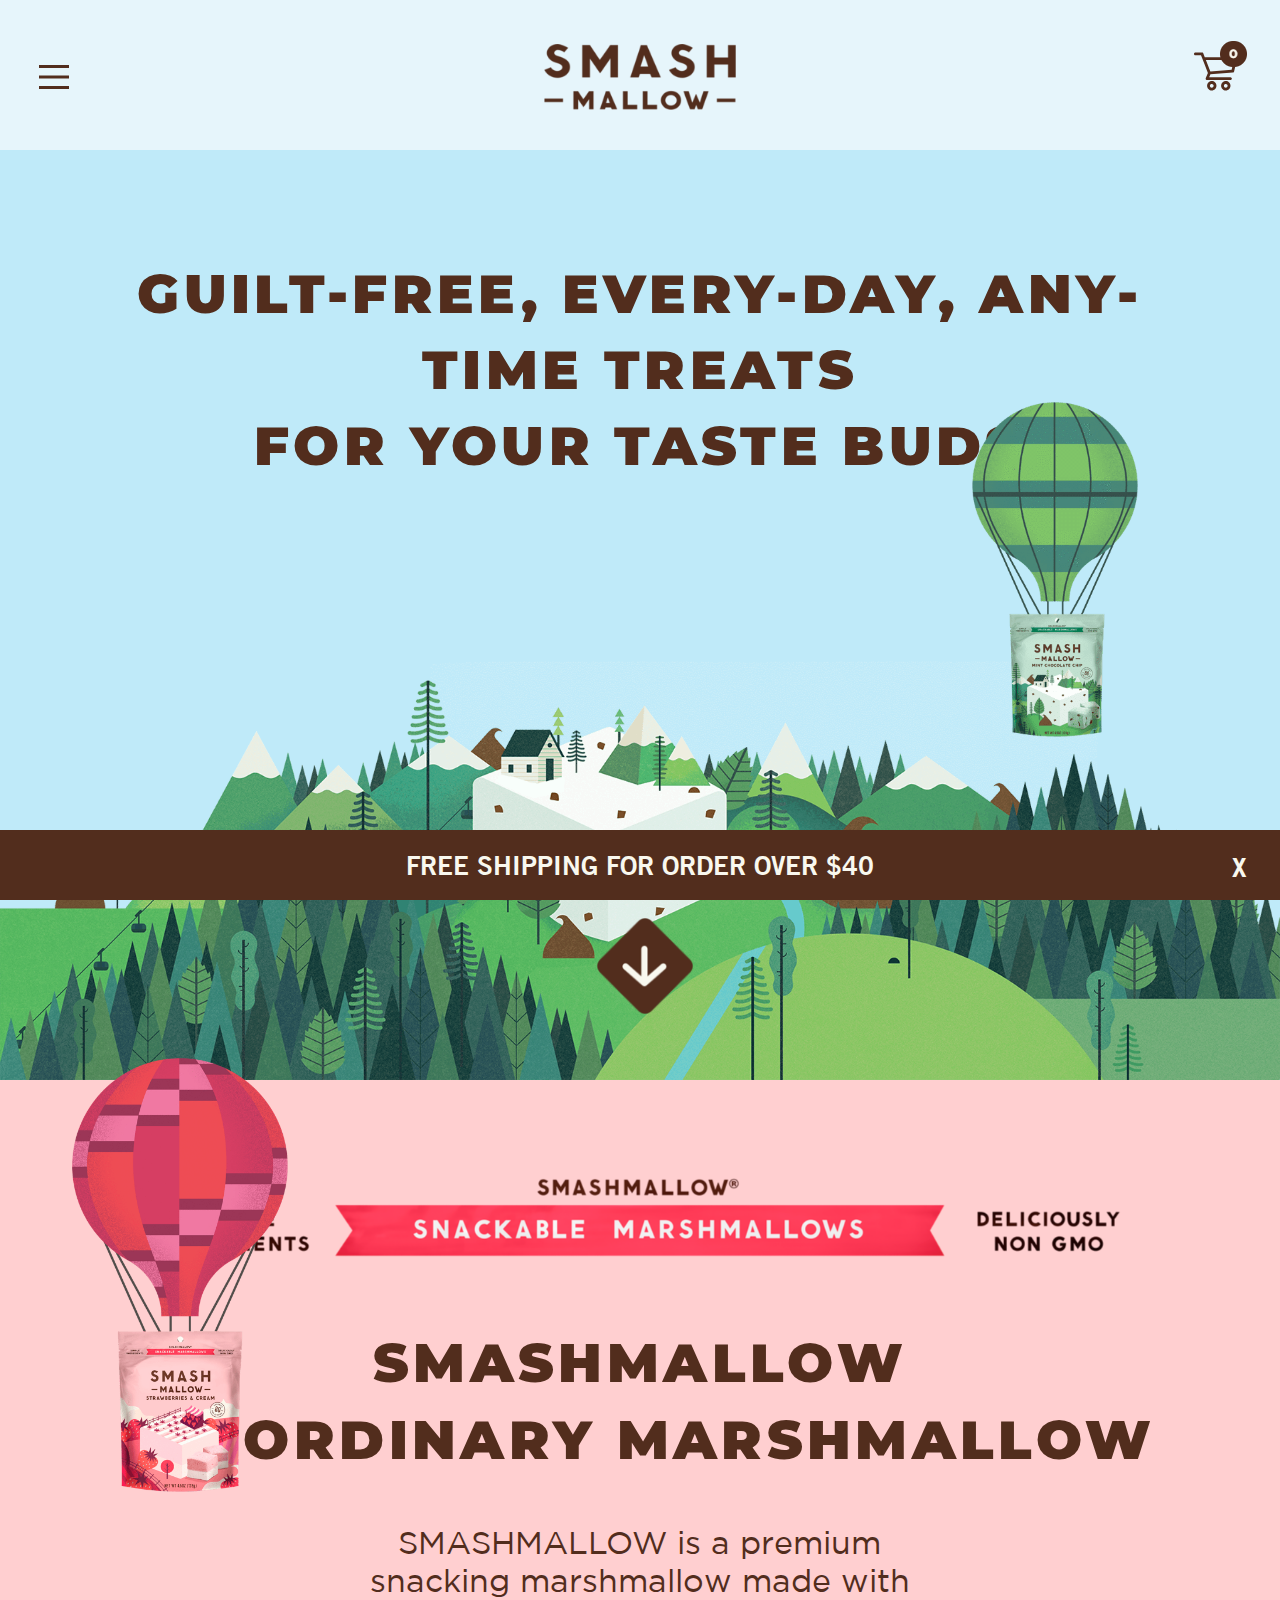
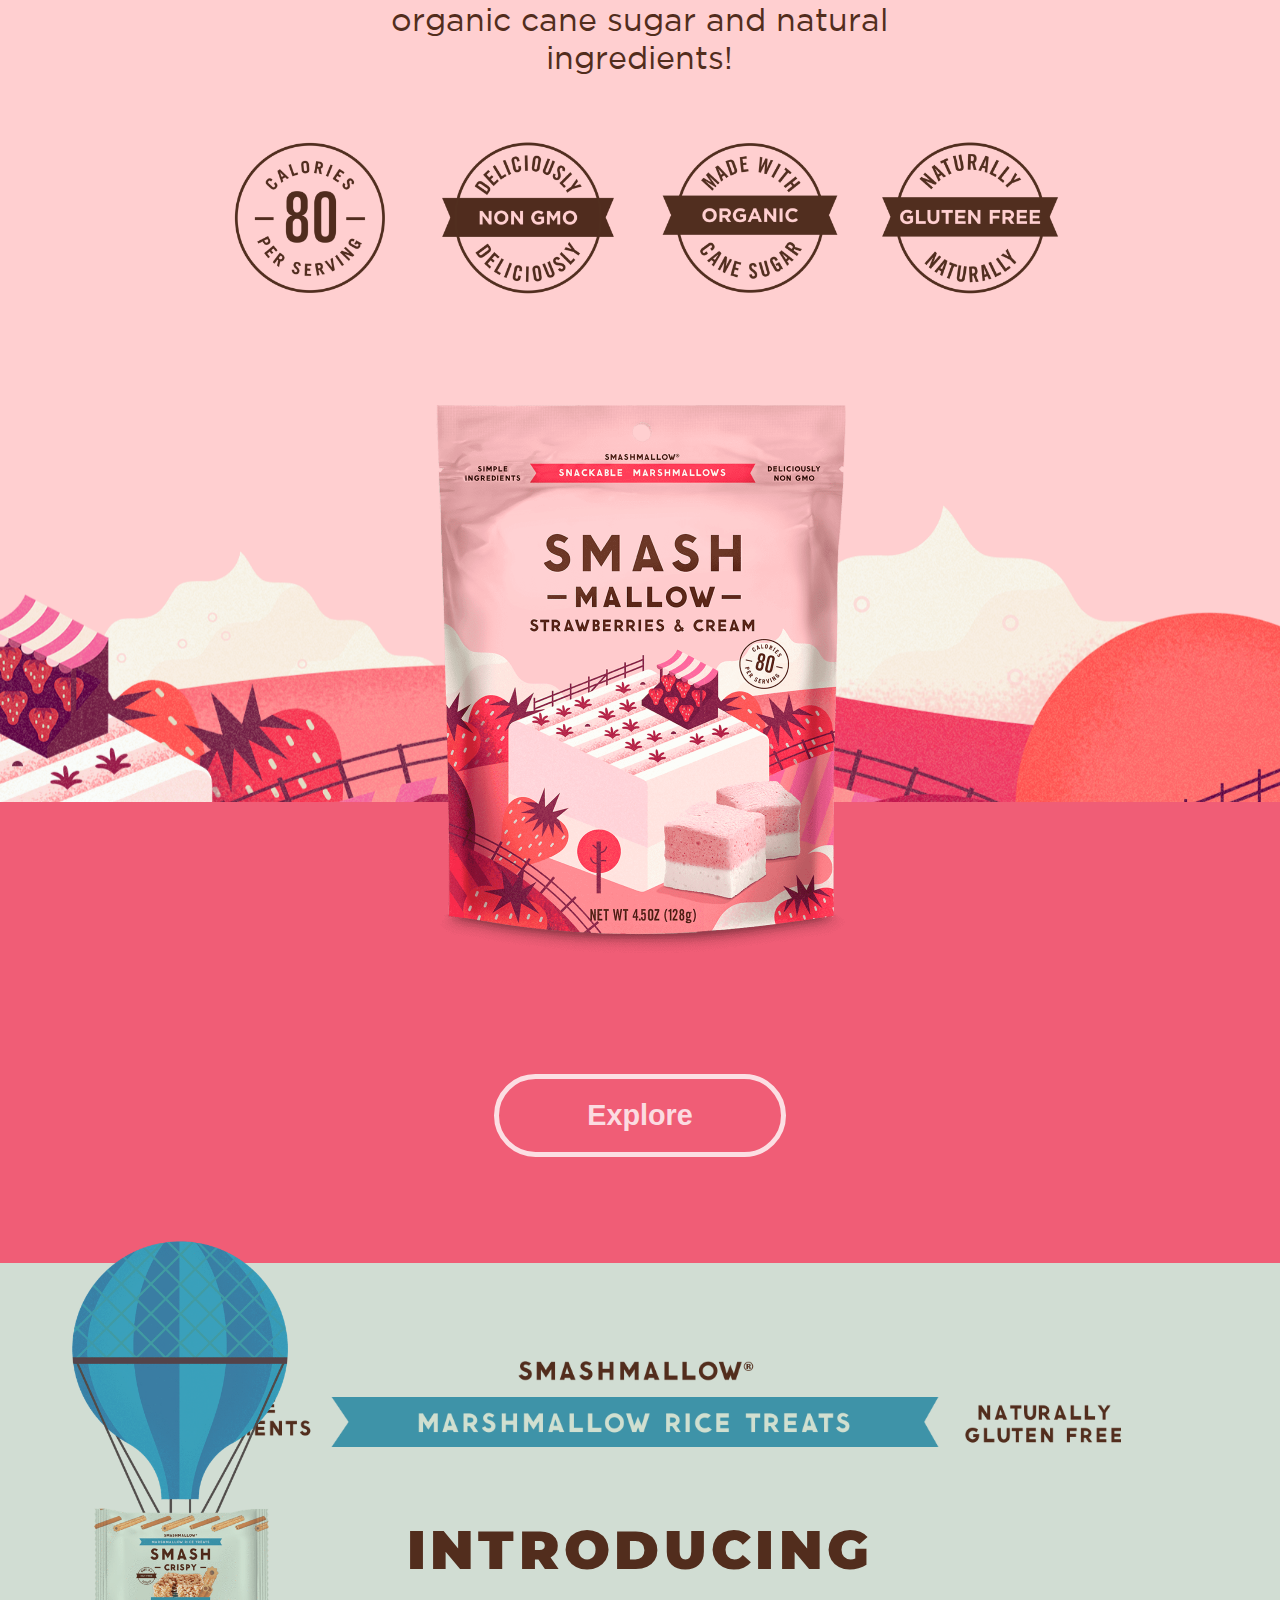
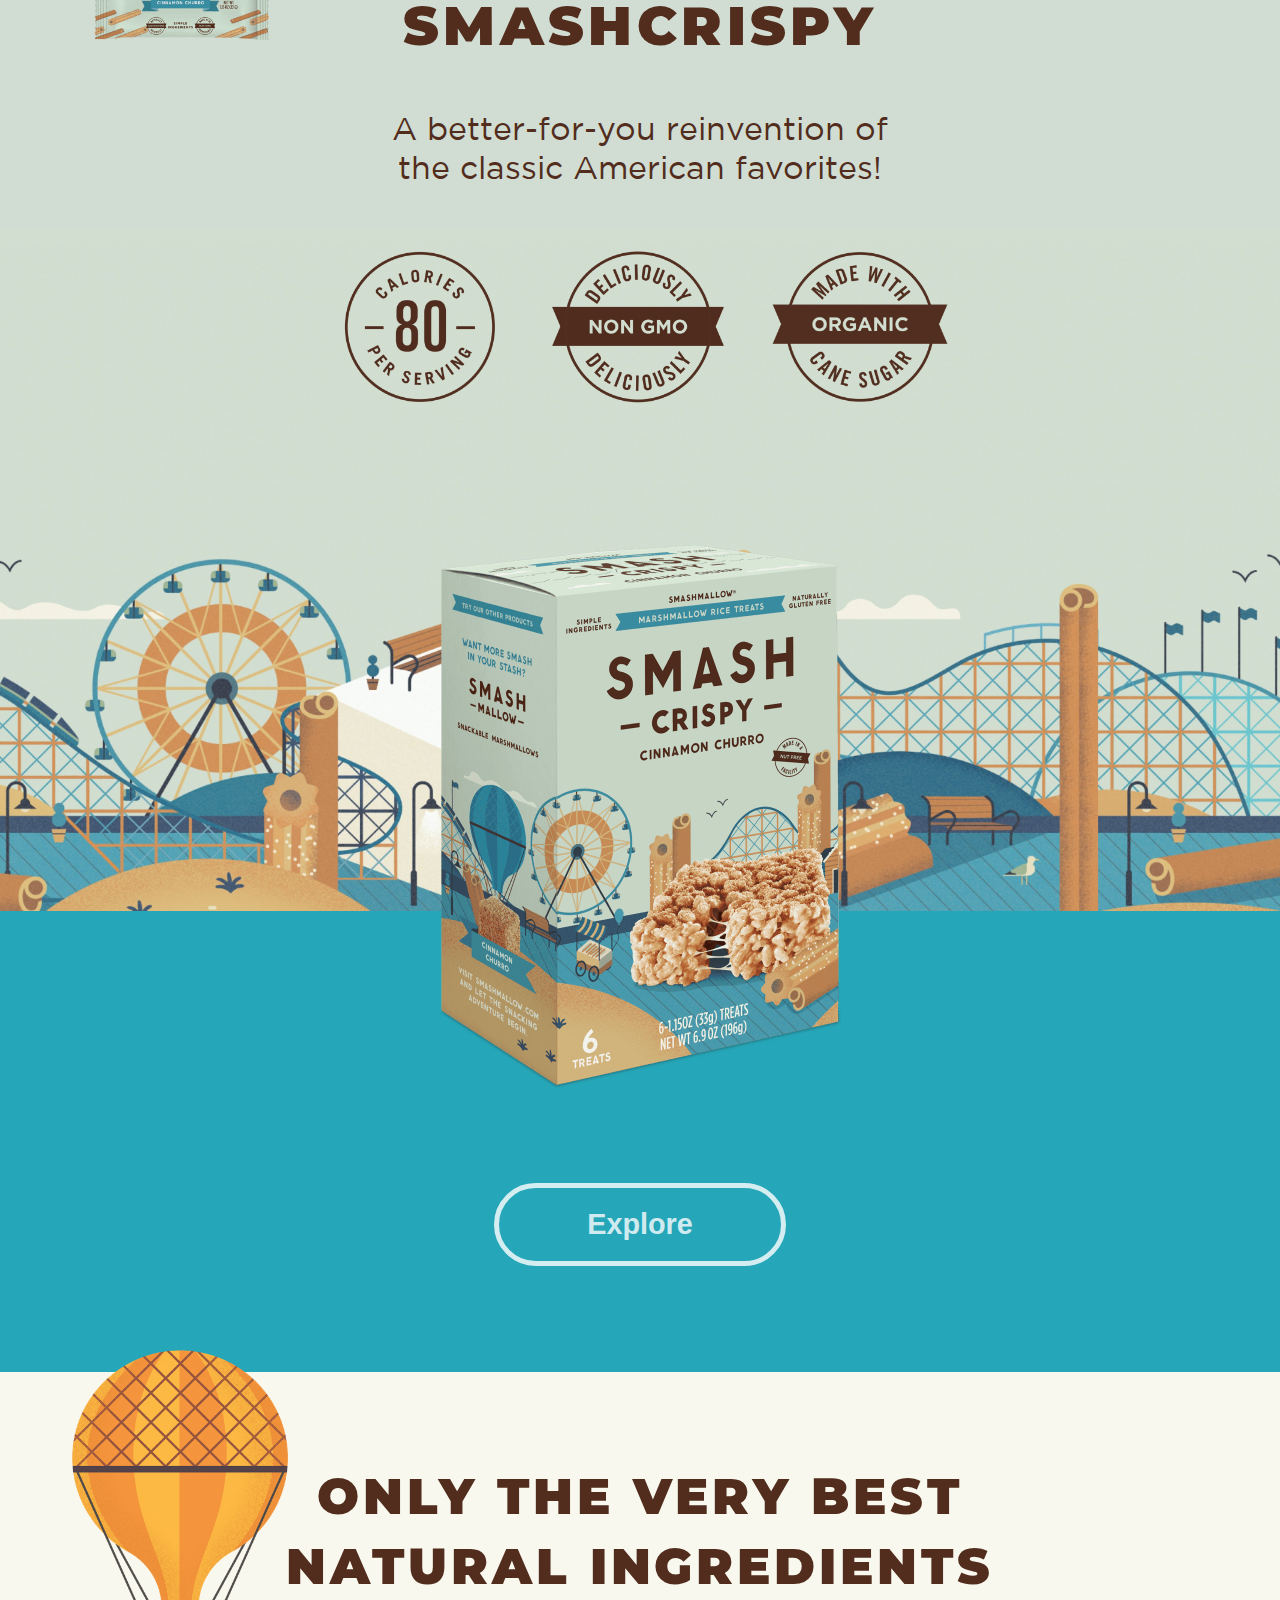
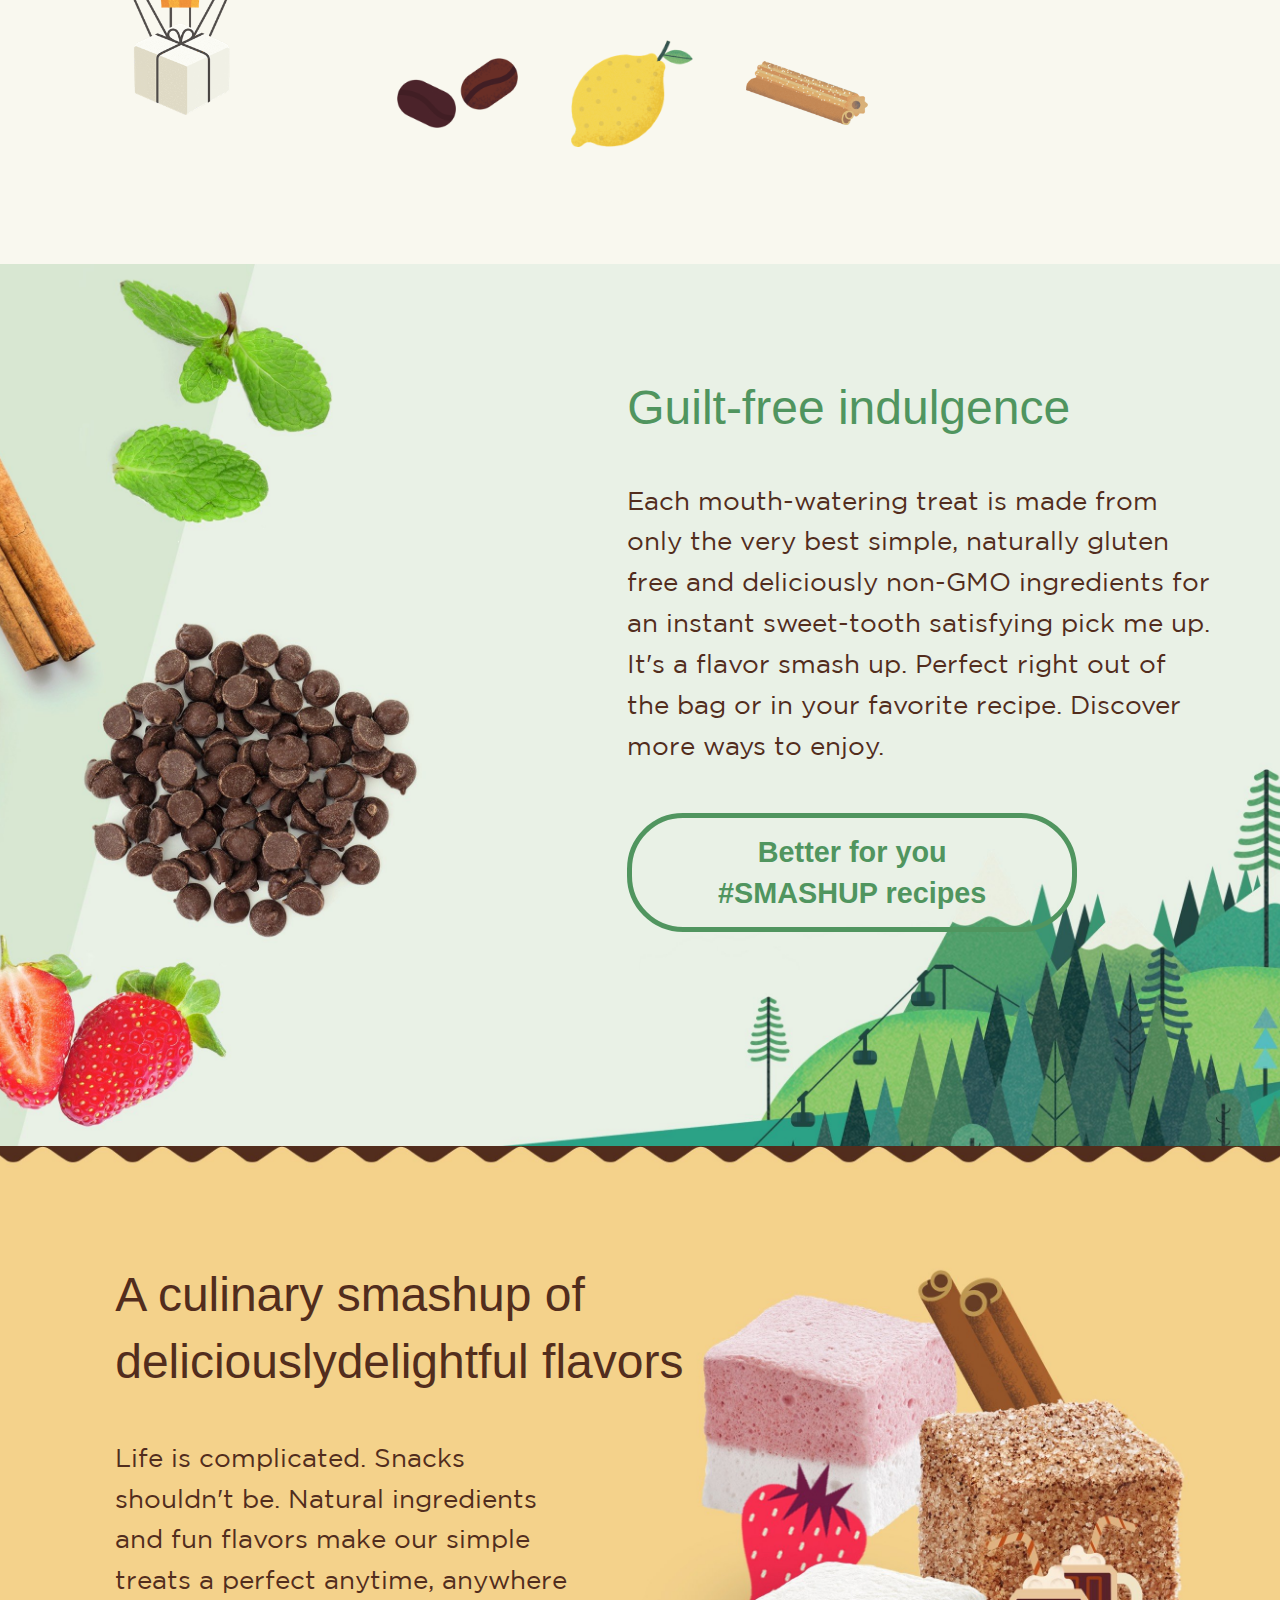
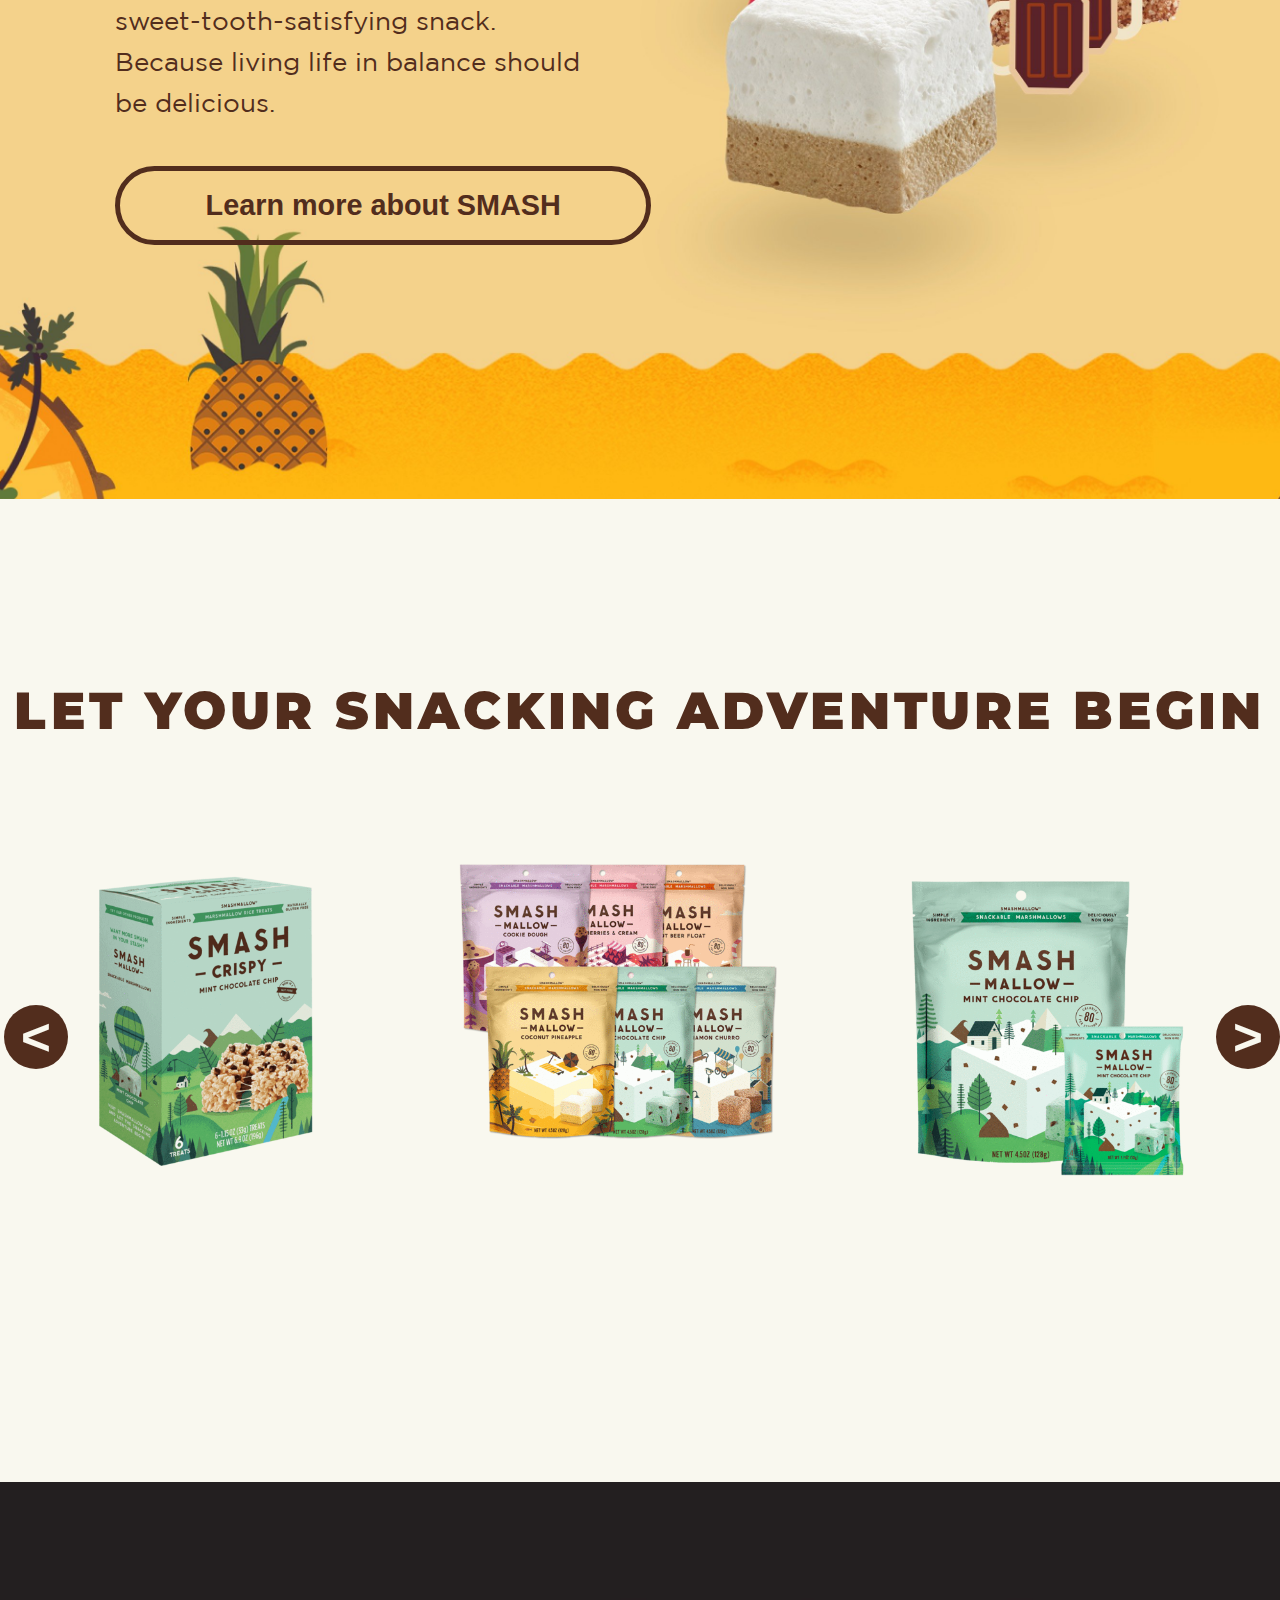
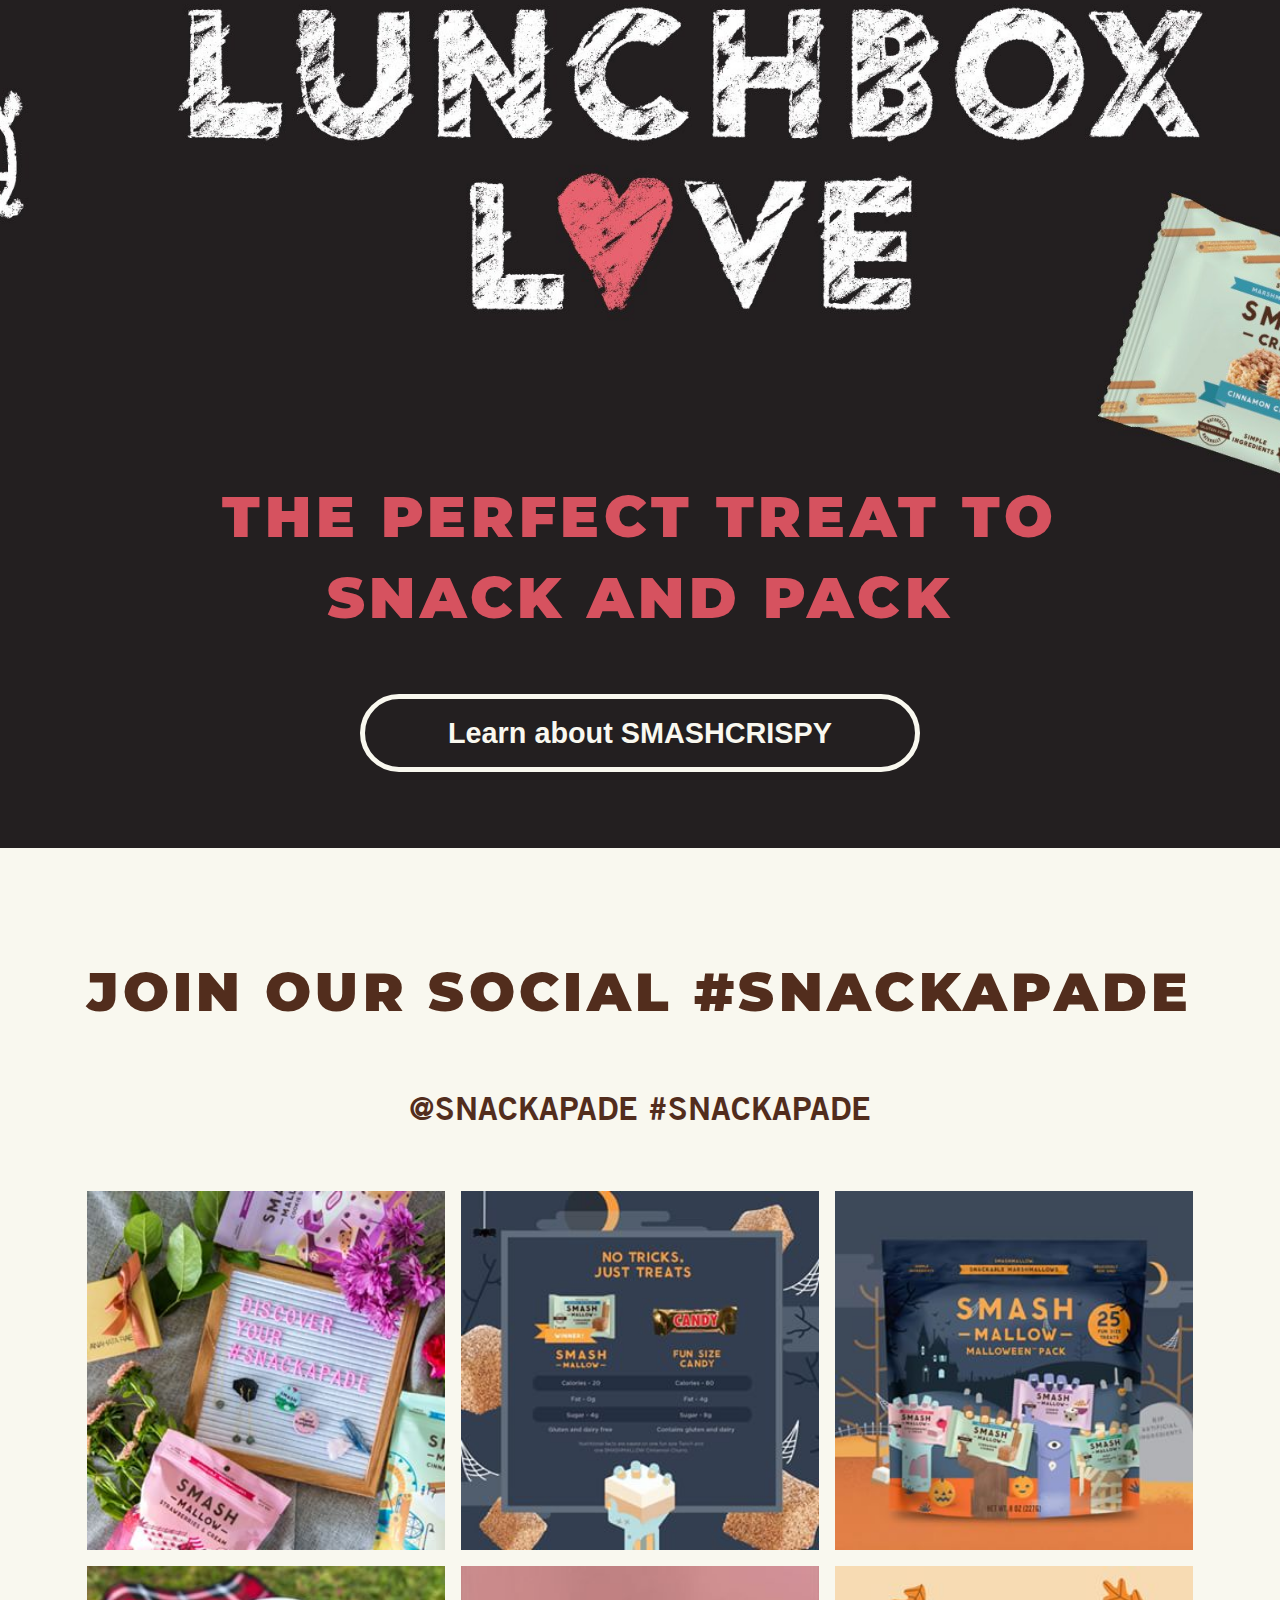
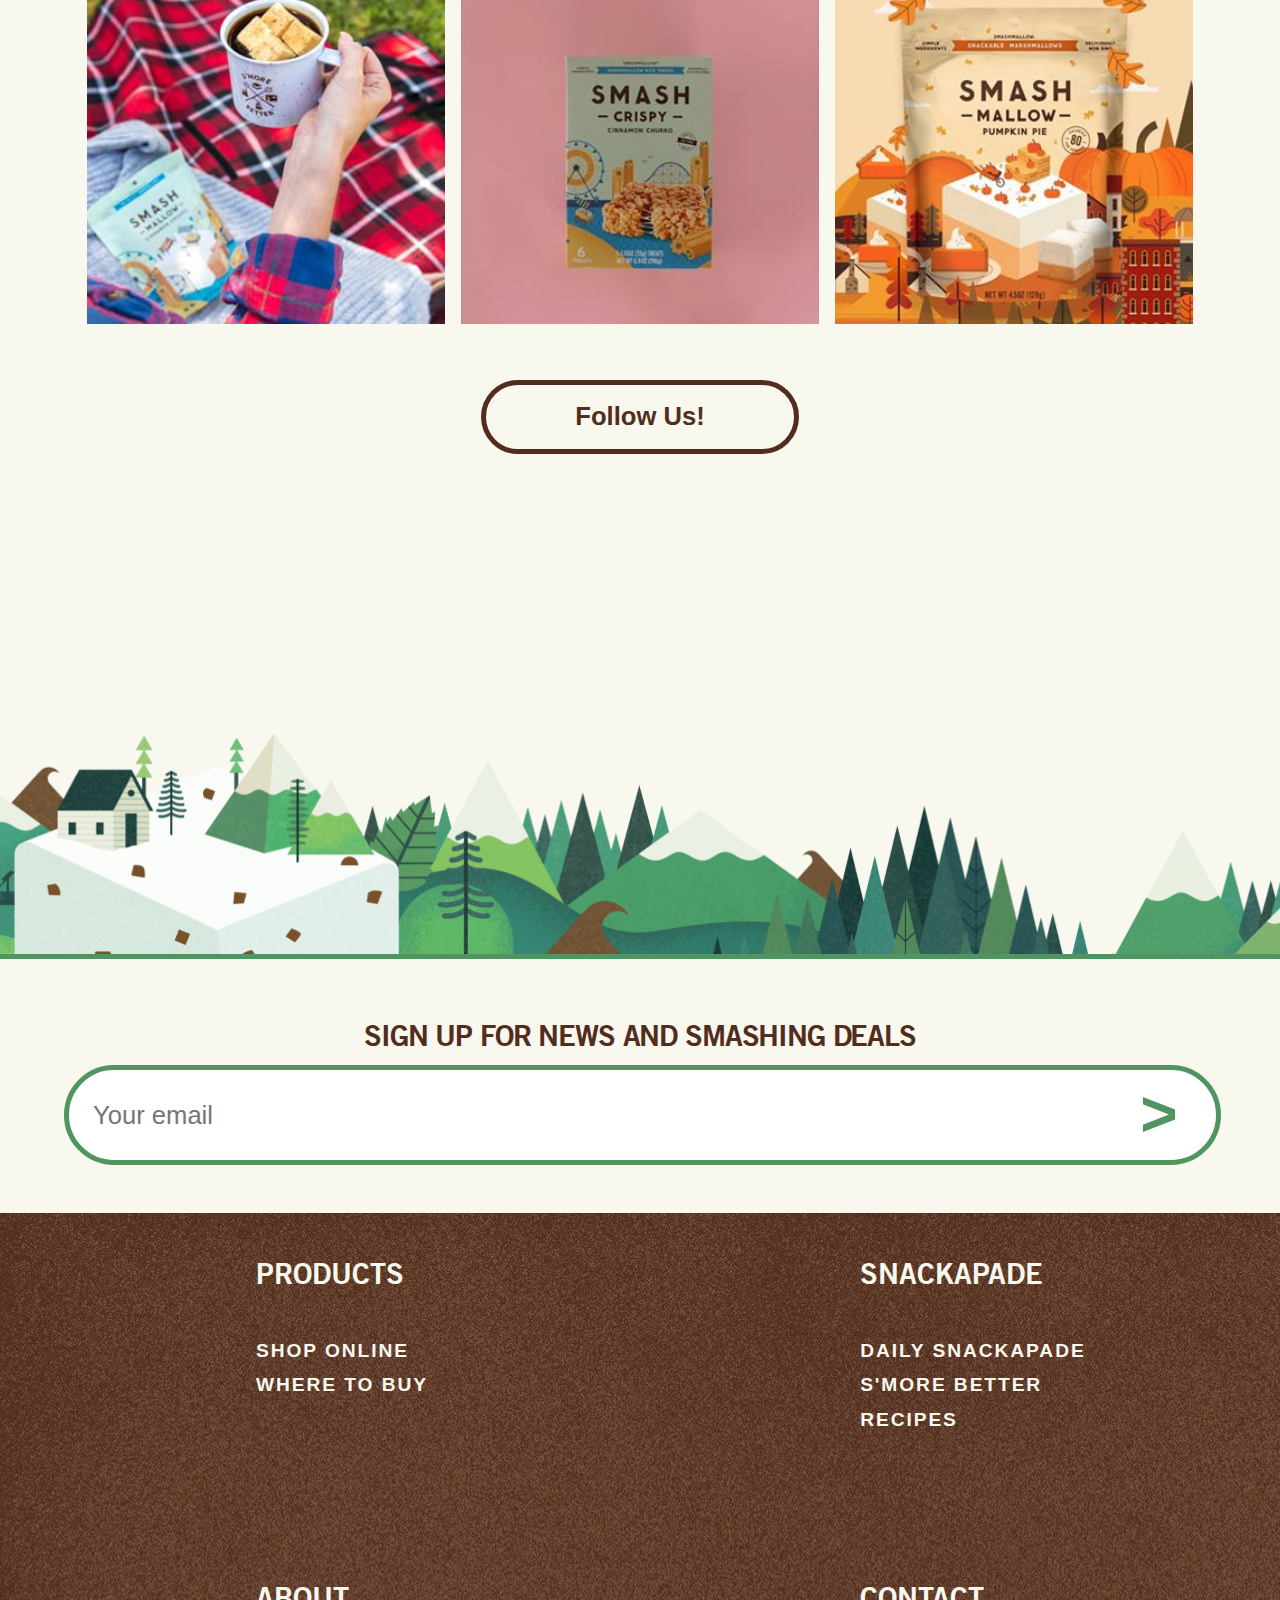
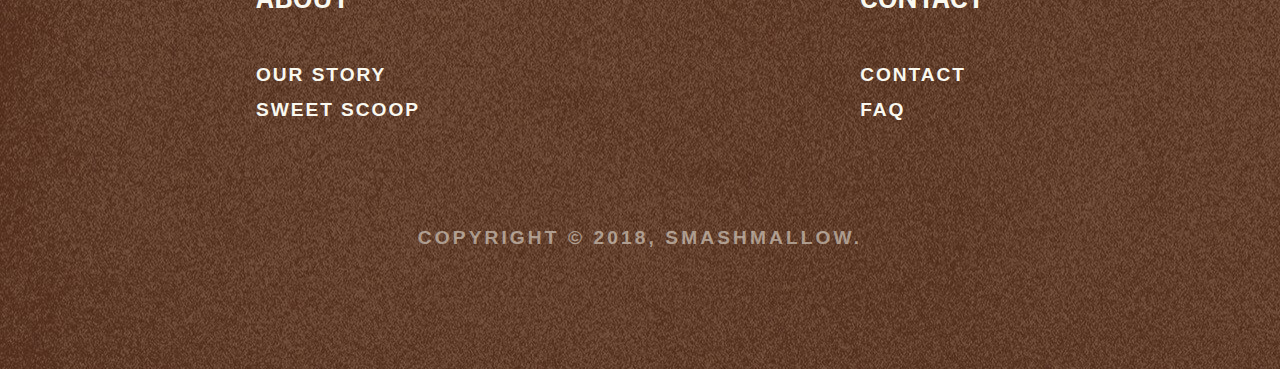
<file: index.html>
<!DOCTYPE html>
<html>
<head>
	<title>Smashmallow</title>
	<link rel="stylesheet" type="text/css" href="styles/home.css">
	<link rel="stylesheet" type="text/css" media="screen and (max-width: 1920px)" href="styles/home-min.css">
	<link rel="stylesheet" type="text/css" href="styles/font.css">
	<script type="text/javascript" src="scripts/jquery.min.js"></script>
	<script type="text/javascript" src="scripts/jquery.animate-colors-min.js"></script>
	<script type="text/javascript" src="scripts/modernizr-2.8.3.js"></script>
</head>
<body>
	<header>
		<div id="nav_box">
			<nav>
				<div id="sidebar_btn"><img src="images/sidebar_btn.png" alt=""></div>
				<div><a href="smashmallow_shop.html"><span>LEARN AND</span></a><a href="smashmallow_shop.html">
						<h5>SHOP SMASH</h5>
					</a></div>
				<div id="SNACKAPADE"><a href="smashmallow_snackapade.html"><span>DISCOVER YOUR</span></a><a href="smashmallow_snackapade.html">
						<h5>SNACKAPADE</h5>
					</a>
					<ul>
						<li><a href="">DAILY SNACKAPADE</a></li>
						<li><a href="">S'MORE<br>BETTER</a></li>
						<li><a href="">#SMASHUPS</a></li>
					</ul>
				</div>
				<div><a href="smashmallow_stores.html"><span>FIND US IN</span></a><a href="smashmallow_stores.html">
						<h5>STORES</h5>
					</a></div>
				<div id="img_box"><a href="smashmallow_home.html"><img src="images/Logo.png" alt="logo"></a></div>
				<div id="cart_box"><a href=""><img src="images/cart.png" alt=""></a></div>
				<div><a href="smashmallow_scoop.html"><span>GET THE</span></a><a href="smashmallow_scoop.html">
						<h5>SWEET SCOOP</h5>
					</a></div>
				<div><a href="smashmallow_story.html"><span>HEAR OUR</span></a><a href="smashmallow_story.html
					">
						<h5>STORY</h5>
					</a></div>
			</nav>
		</div>
		<div id="header_title">
			<h1>GUILT-FREE, EVERY-DAY, ANY-TIME TREATS<br>FOR YOUR TASTE BUDS</h1>
		</div>
		<img class="balloon" id="balloonA" src="images/doodads-balloon4.png" alt="" style="width: 166px;top: 420px;">
		<img class="balloon" id="header-arrow" src="images/icon-down-arrow_small.png" alt="" style="width: 96px;top: 900px;">
	</header>
	<section class="product_intro" id="marshmallow_intro">
	<div id="bg_box01">
		<img class="balloon" id="balloonB" src="images/doodads-balloon3.png" alt="" style="width: 216px;top: -40px;">
		<img class="intro_banner" src="images/products-strawberry-banner.png" alt="">
		<div>
			<h1>SMASHMALLOW<br>NO ORDINARY MARSHMALLOW</h1>
			<p>SMASHMALLOW is a premium snacking marshmallow made with organic cane sugar and natural ingredients!</p>
		</div>
		<div class="intro_icon">
			<img src="images/icon01_80_calories_600x.png" alt="">
			<img src="images/icon02_non-gmo_600x.png" alt="">
			<img src="images/icon03_organic-cane-sugar_600x.png" alt="">
			<img src="images/icon04_gluten-free_600x.png" alt="">
			<div class="clear_box"></div>
		</div>
	</div>
		<img class="product_img" src="images/Strawberries_Cream.png" alt="">
		<div class="button_box"><a class="button" href="smashmallow_stores.html"><span>Explore</span></a></div>
	</section>
	<section class="product_intro" id="SMASHCRISPY_intro">
	<div id="bg_box02">
		<img class="balloon" id="balloonC" src="images/doodads-balloon2.png" alt="" style="width: 216px;top: -40px;">
		<img class="intro_banner" src="images/crispy-banner_1.png" alt="">
		<div>
			<h1>INTRODUCING<br>SMASHCRISPY</h1>
			<p>A better-for-you reinvention of the classic American favorites!</p>
		</div>
		<div class="intro_icon">
			<img src="images/icon01_80_calories_600x.png" alt="">
			<img src="images/icon02_non-gmo_600x.png" alt="">
			<img src="images/icon03_organic-cane-sugar_600x.png" alt="">
			<div class="clear_box"></div>
		</div>
	</div>
		<img class="product_img" src="images/Cinnamon_Churro_Crispy.png" alt="">
		<div class="button_box"><a class="button" href="smashmallow_stores.html"><span>Explore</span></a></div>
	</section>
	<div id="div_slogan">
		<img class="balloon" id="balloonD" src="images/doodads-Balloon1.png" alt="" style="width: 216px;top: -40px;">
		<h1>ONLY THE VERY BEST NATURAL INGREDIENTS</h1>
		<div id="slogan_icon">
			<img src="images/banner_deco02.png" alt="" style="width: 25%">
			<img src="images/banner_deco03.png" alt="" style="width: 25%">
			<img src="images/banner_deco01.png" alt="" style="width: 25%">
		</div>
	</div>
	<article class="feature" id="Guilt-free">
		<div>
			<h3>Guilt-free indulgence</h3>
			<p>Each mouth-watering treat is made from only the very best simple, naturally gluten free and deliciously non-GMO ingredients for an instant sweet-tooth satisfying pick me up. It's a flavor smash up. Perfect right out of the bag or in your favorite recipe. Discover more ways to enjoy.</p>
			<a class="button" href="smashmallow_shop.html"><span>Better for you #SMASHUP recipes<span></a>
		</div>
	</article>
	<article class="feature" id="flavors">
		<div>
			<h3>A culinary smashup of <br>deliciouslydelightful flavors</h3>
			<p>Life is complicated. Snacks shouldn't be. Natural ingredients and fun flavors make our simple treats a perfect anytime, anywhere sweet-tooth-satisfying snack. Because living life in balance should be delicious.</p>
			<a class="button" href="smashmallow_story.html"><span>Learn more about SMASH<span></a>
		</div>
	</article>
	<div id="pickup">
		<h1>LET YOUR SNACKING ADVENTURE BEGIN</h1>
		<div id="pickup_imgBox">
			<button id="left_arrow"><</button>
			<a href="smashmallow_shop.html"><img src="images/snack_product02.png" alt=""></a>
			<a href="smashmallow_shop.html"><img src="images/snack_product01.png" alt=""></a>
			<a href="smashmallow_shop.html"><img src="images/snack_product03.png" alt=""></a>
			<a href="smashmallow_shop.html"><img src="images/snack_product04.png" alt=""></a>
			<a href="smashmallow_shop.html"><img src="images/snack_product05.png" alt=""></a>
			<div class="clear_box"></div>
			<button id="right_arrow">></button>
		</div>			
	</div>
	<div id="aboutUs">
		<div id="aboutBox">
			<h1>THE PERFECT TREAT TO SNACK AND PACK</h1>
			<a class="button" href=""><span>Learn about SMASHCRISPY</span></a>
		</div>
	</div>	
	<section id="social">
		<h1>JOIN OUR SOCIAL #SNACKAPADE</h1>
		<h3>@SNACKAPADE #SNACKAPADE</h3>
		<div id="social_img_box">
			<a href="smashmallow_scoop.html" id="social_first" >
				<div class="social_text">
					<div class="svg_01">
						<svg viewBox="0 0 24 24">
							<path d="M17.7,1.5c-2,0-3.3,0.5-4.9,2.1c0,0-0.4,0.4-0.7,0.7c-0.3-0.3-0.7-0.7-0.7-0.7c-1.6-1.6-3-2.1-5-2.1C2.6,1.5,0,4.6,0,8.3
					        c0,4.2,3.4,7.1,8.6,11.5c0.9,0.8,1.9,1.6,2.9,2.5c0.1,0.1,0.3,0.2,0.5,0.2s0.3-0.1,0.5-0.2c1.1-1,2.1-1.8,3.1-2.7
					        c4.8-4.1,8.5-7.1,8.5-11.4C24,4.6,21.4,1.5,17.7,1.5z M14.6,18.6c-0.8,0.7-1.7,1.5-2.6,2.3c-0.9-0.7-1.7-1.4-2.5-2.1
					        c-5-4.2-8.1-6.9-8.1-10.5c0-3.1,2.1-5.5,4.9-5.5c1.5,0,2.6,0.3,3.8,1.5c1,1,1.2,1.2,1.2,1.2C11.6,5.9,11.7,6,12,6.1
					        c0.3,0,0.5-0.2,0.7-0.4c0,0,0.2-0.2,1.2-1.3c1.3-1.3,2.1-1.5,3.8-1.5c2.8,0,4.9,2.4,4.9,5.5C22.6,11.9,19.4,14.6,14.6,18.6z"></path>
						</svg><span>209</span>
					</div>
					<div class="svg_02">
						<svg viewBox="0 0 24 24">
							<path d="M1,11.9C1,17.9,5.8,23,12,23c1.9,0,3.7-1,5.3-1.8l5,1.3l0,0c0.1,0,0.1,0,0.2,0c0.4,0,0.6-0.3,0.6-0.6c0-0.1,0-0.1,0-0.2
					        l-1.3-4.9c0.9-1.6,1.4-2.9,1.4-4.8C23,5.8,18,1,12,1C5.9,1,1,5.9,1,11.9z M2.4,11.9c0-5.2,4.3-9.5,9.5-9.5c5.3,0,9.6,4.2,9.6,9.5
					        c0,1.7-0.5,3-1.3,4.4l0,0c-0.1,0.1-0.1,0.2-0.1,0.3c0,0.1,0,0.1,0,0.1l0,0l1.1,4.1l-4.1-1.1l0,0c-0.1,0-0.1,0-0.2,0
					        c-0.1,0-0.2,0-0.3,0.1l0,0c-1.4,0.8-3.1,1.8-4.8,1.8C6.7,21.6,2.4,17.2,2.4,11.9z"></path>
						</svg><span>13</span>
					</div>
					<div class="social_article">
						Simple ingredients and #nonGMO for #scarygood trick-or-treating Score a #Malloween Pack full of fun size #SMASHMALLOW at your local @WholeFoods!
					</div>
					<h4>...</h4>
				</div>
				<img src="images/social_pic01.jpg" alt="">
			</a>
			<a href="smashmallow_scoop.html">
				<div class="social_text">
					<div class="svg_01">
						<svg viewBox="0 0 24 24">
							<path d="M17.7,1.5c-2,0-3.3,0.5-4.9,2.1c0,0-0.4,0.4-0.7,0.7c-0.3-0.3-0.7-0.7-0.7-0.7c-1.6-1.6-3-2.1-5-2.1C2.6,1.5,0,4.6,0,8.3
					        c0,4.2,3.4,7.1,8.6,11.5c0.9,0.8,1.9,1.6,2.9,2.5c0.1,0.1,0.3,0.2,0.5,0.2s0.3-0.1,0.5-0.2c1.1-1,2.1-1.8,3.1-2.7
					        c4.8-4.1,8.5-7.1,8.5-11.4C24,4.6,21.4,1.5,17.7,1.5z M14.6,18.6c-0.8,0.7-1.7,1.5-2.6,2.3c-0.9-0.7-1.7-1.4-2.5-2.1
					        c-5-4.2-8.1-6.9-8.1-10.5c0-3.1,2.1-5.5,4.9-5.5c1.5,0,2.6,0.3,3.8,1.5c1,1,1.2,1.2,1.2,1.2C11.6,5.9,11.7,6,12,6.1
					        c0.3,0,0.5-0.2,0.7-0.4c0,0,0.2-0.2,1.2-1.3c1.3-1.3,2.1-1.5,3.8-1.5c2.8,0,4.9,2.4,4.9,5.5C22.6,11.9,19.4,14.6,14.6,18.6z"></path>
						</svg><span>209</span>
					</div>
					<div class="svg_02">
						<svg viewBox="0 0 24 24">
							<path d="M1,11.9C1,17.9,5.8,23,12,23c1.9,0,3.7-1,5.3-1.8l5,1.3l0,0c0.1,0,0.1,0,0.2,0c0.4,0,0.6-0.3,0.6-0.6c0-0.1,0-0.1,0-0.2
					        l-1.3-4.9c0.9-1.6,1.4-2.9,1.4-4.8C23,5.8,18,1,12,1C5.9,1,1,5.9,1,11.9z M2.4,11.9c0-5.2,4.3-9.5,9.5-9.5c5.3,0,9.6,4.2,9.6,9.5
					        c0,1.7-0.5,3-1.3,4.4l0,0c-0.1,0.1-0.1,0.2-0.1,0.3c0,0.1,0,0.1,0,0.1l0,0l1.1,4.1l-4.1-1.1l0,0c-0.1,0-0.1,0-0.2,0
					        c-0.1,0-0.2,0-0.3,0.1l0,0c-1.4,0.8-3.1,1.8-4.8,1.8C6.7,21.6,2.4,17.2,2.4,11.9z"></path>
						</svg><span>13</span>
					</div>
					<div class="social_article">
						Simple ingredients and #nonGMO for #scarygood trick-or-treating Score a #Malloween Pack full of fun size #SMASHMALLOW at your local @WholeFoods!
					</div>
					<h4>...</h4>
				</div>			
				<img src="images/social_pic02.jpg" alt="">
			</a>
			<a href="smashmallow_scoop.html">
				<div class="social_text">
					<div class="svg_01">
						<svg viewBox="0 0 24 24">
							<path d="M17.7,1.5c-2,0-3.3,0.5-4.9,2.1c0,0-0.4,0.4-0.7,0.7c-0.3-0.3-0.7-0.7-0.7-0.7c-1.6-1.6-3-2.1-5-2.1C2.6,1.5,0,4.6,0,8.3
					        c0,4.2,3.4,7.1,8.6,11.5c0.9,0.8,1.9,1.6,2.9,2.5c0.1,0.1,0.3,0.2,0.5,0.2s0.3-0.1,0.5-0.2c1.1-1,2.1-1.8,3.1-2.7
					        c4.8-4.1,8.5-7.1,8.5-11.4C24,4.6,21.4,1.5,17.7,1.5z M14.6,18.6c-0.8,0.7-1.7,1.5-2.6,2.3c-0.9-0.7-1.7-1.4-2.5-2.1
					        c-5-4.2-8.1-6.9-8.1-10.5c0-3.1,2.1-5.5,4.9-5.5c1.5,0,2.6,0.3,3.8,1.5c1,1,1.2,1.2,1.2,1.2C11.6,5.9,11.7,6,12,6.1
					        c0.3,0,0.5-0.2,0.7-0.4c0,0,0.2-0.2,1.2-1.3c1.3-1.3,2.1-1.5,3.8-1.5c2.8,0,4.9,2.4,4.9,5.5C22.6,11.9,19.4,14.6,14.6,18.6z"></path>
						</svg><span>209</span>
					</div>
					<div class="svg_02">
						<svg viewBox="0 0 24 24">
							<path d="M1,11.9C1,17.9,5.8,23,12,23c1.9,0,3.7-1,5.3-1.8l5,1.3l0,0c0.1,0,0.1,0,0.2,0c0.4,0,0.6-0.3,0.6-0.6c0-0.1,0-0.1,0-0.2
					        l-1.3-4.9c0.9-1.6,1.4-2.9,1.4-4.8C23,5.8,18,1,12,1C5.9,1,1,5.9,1,11.9z M2.4,11.9c0-5.2,4.3-9.5,9.5-9.5c5.3,0,9.6,4.2,9.6,9.5
					        c0,1.7-0.5,3-1.3,4.4l0,0c-0.1,0.1-0.1,0.2-0.1,0.3c0,0.1,0,0.1,0,0.1l0,0l1.1,4.1l-4.1-1.1l0,0c-0.1,0-0.1,0-0.2,0
					        c-0.1,0-0.2,0-0.3,0.1l0,0c-1.4,0.8-3.1,1.8-4.8,1.8C6.7,21.6,2.4,17.2,2.4,11.9z"></path>
						</svg><span>13</span>
					</div>
					<div class="social_article">
						Simple ingredients and #nonGMO for #scarygood trick-or-treating Score a #Malloween Pack full of fun size #SMASHMALLOW at your local @WholeFoods!
					</div>
					<h4>...</h4>
				</div>			
				<img src="images/social_pic03.jpg" alt="">
			</a>
			<a href="smashmallow_scoop.html" id="social_fourth">
				<div class="social_text">
					<div class="svg_01">
						<svg viewBox="0 0 24 24">
							<path d="M17.7,1.5c-2,0-3.3,0.5-4.9,2.1c0,0-0.4,0.4-0.7,0.7c-0.3-0.3-0.7-0.7-0.7-0.7c-1.6-1.6-3-2.1-5-2.1C2.6,1.5,0,4.6,0,8.3
					        c0,4.2,3.4,7.1,8.6,11.5c0.9,0.8,1.9,1.6,2.9,2.5c0.1,0.1,0.3,0.2,0.5,0.2s0.3-0.1,0.5-0.2c1.1-1,2.1-1.8,3.1-2.7
					        c4.8-4.1,8.5-7.1,8.5-11.4C24,4.6,21.4,1.5,17.7,1.5z M14.6,18.6c-0.8,0.7-1.7,1.5-2.6,2.3c-0.9-0.7-1.7-1.4-2.5-2.1
					        c-5-4.2-8.1-6.9-8.1-10.5c0-3.1,2.1-5.5,4.9-5.5c1.5,0,2.6,0.3,3.8,1.5c1,1,1.2,1.2,1.2,1.2C11.6,5.9,11.7,6,12,6.1
					        c0.3,0,0.5-0.2,0.7-0.4c0,0,0.2-0.2,1.2-1.3c1.3-1.3,2.1-1.5,3.8-1.5c2.8,0,4.9,2.4,4.9,5.5C22.6,11.9,19.4,14.6,14.6,18.6z"></path>
						</svg><span>209</span>
					</div>
					<div class="svg_02">
						<svg viewBox="0 0 24 24">
							<path d="M1,11.9C1,17.9,5.8,23,12,23c1.9,0,3.7-1,5.3-1.8l5,1.3l0,0c0.1,0,0.1,0,0.2,0c0.4,0,0.6-0.3,0.6-0.6c0-0.1,0-0.1,0-0.2
					        l-1.3-4.9c0.9-1.6,1.4-2.9,1.4-4.8C23,5.8,18,1,12,1C5.9,1,1,5.9,1,11.9z M2.4,11.9c0-5.2,4.3-9.5,9.5-9.5c5.3,0,9.6,4.2,9.6,9.5
					        c0,1.7-0.5,3-1.3,4.4l0,0c-0.1,0.1-0.1,0.2-0.1,0.3c0,0.1,0,0.1,0,0.1l0,0l1.1,4.1l-4.1-1.1l0,0c-0.1,0-0.1,0-0.2,0
					        c-0.1,0-0.2,0-0.3,0.1l0,0c-1.4,0.8-3.1,1.8-4.8,1.8C6.7,21.6,2.4,17.2,2.4,11.9z"></path>
						</svg><span>13</span>
					</div>
					<div class="social_article">
						Simple ingredients and #nonGMO for #scarygood trick-or-treating Score a #Malloween Pack full of fun size #SMASHMALLOW at your local @WholeFoods!
					</div>
					<h4>...</h4>
				</div>			
				<img src="images/social_pic04.jpg" alt="">
			</a>
			<a href="smashmallow_scoop.html">
				<div class="social_text">
					<div class="svg_01">
						<svg viewBox="0 0 24 24">
							<path d="M17.7,1.5c-2,0-3.3,0.5-4.9,2.1c0,0-0.4,0.4-0.7,0.7c-0.3-0.3-0.7-0.7-0.7-0.7c-1.6-1.6-3-2.1-5-2.1C2.6,1.5,0,4.6,0,8.3
					        c0,4.2,3.4,7.1,8.6,11.5c0.9,0.8,1.9,1.6,2.9,2.5c0.1,0.1,0.3,0.2,0.5,0.2s0.3-0.1,0.5-0.2c1.1-1,2.1-1.8,3.1-2.7
					        c4.8-4.1,8.5-7.1,8.5-11.4C24,4.6,21.4,1.5,17.7,1.5z M14.6,18.6c-0.8,0.7-1.7,1.5-2.6,2.3c-0.9-0.7-1.7-1.4-2.5-2.1
					        c-5-4.2-8.1-6.9-8.1-10.5c0-3.1,2.1-5.5,4.9-5.5c1.5,0,2.6,0.3,3.8,1.5c1,1,1.2,1.2,1.2,1.2C11.6,5.9,11.7,6,12,6.1
					        c0.3,0,0.5-0.2,0.7-0.4c0,0,0.2-0.2,1.2-1.3c1.3-1.3,2.1-1.5,3.8-1.5c2.8,0,4.9,2.4,4.9,5.5C22.6,11.9,19.4,14.6,14.6,18.6z"></path>
						</svg><span>209</span>
					</div>
					<div class="svg_02">
						<svg viewBox="0 0 24 24">
							<path d="M1,11.9C1,17.9,5.8,23,12,23c1.9,0,3.7-1,5.3-1.8l5,1.3l0,0c0.1,0,0.1,0,0.2,0c0.4,0,0.6-0.3,0.6-0.6c0-0.1,0-0.1,0-0.2
					        l-1.3-4.9c0.9-1.6,1.4-2.9,1.4-4.8C23,5.8,18,1,12,1C5.9,1,1,5.9,1,11.9z M2.4,11.9c0-5.2,4.3-9.5,9.5-9.5c5.3,0,9.6,4.2,9.6,9.5
					        c0,1.7-0.5,3-1.3,4.4l0,0c-0.1,0.1-0.1,0.2-0.1,0.3c0,0.1,0,0.1,0,0.1l0,0l1.1,4.1l-4.1-1.1l0,0c-0.1,0-0.1,0-0.2,0
					        c-0.1,0-0.2,0-0.3,0.1l0,0c-1.4,0.8-3.1,1.8-4.8,1.8C6.7,21.6,2.4,17.2,2.4,11.9z"></path>
						</svg><span>13</span>
					</div>
					<div class="social_article">
						Simple ingredients and #nonGMO for #scarygood trick-or-treating Score a #Malloween Pack full of fun size #SMASHMALLOW at your local @WholeFoods!
					</div>
					<h4>...</h4>
				</div>			
				<img src="images/social_pic05.jpg" alt="">
			</a>
			<a href="smashmallow_scoop.html">
				<div class="social_text">
					<div class="svg_01">
						<svg viewBox="0 0 24 24">
							<path d="M17.7,1.5c-2,0-3.3,0.5-4.9,2.1c0,0-0.4,0.4-0.7,0.7c-0.3-0.3-0.7-0.7-0.7-0.7c-1.6-1.6-3-2.1-5-2.1C2.6,1.5,0,4.6,0,8.3
					        c0,4.2,3.4,7.1,8.6,11.5c0.9,0.8,1.9,1.6,2.9,2.5c0.1,0.1,0.3,0.2,0.5,0.2s0.3-0.1,0.5-0.2c1.1-1,2.1-1.8,3.1-2.7
					        c4.8-4.1,8.5-7.1,8.5-11.4C24,4.6,21.4,1.5,17.7,1.5z M14.6,18.6c-0.8,0.7-1.7,1.5-2.6,2.3c-0.9-0.7-1.7-1.4-2.5-2.1
					        c-5-4.2-8.1-6.9-8.1-10.5c0-3.1,2.1-5.5,4.9-5.5c1.5,0,2.6,0.3,3.8,1.5c1,1,1.2,1.2,1.2,1.2C11.6,5.9,11.7,6,12,6.1
					        c0.3,0,0.5-0.2,0.7-0.4c0,0,0.2-0.2,1.2-1.3c1.3-1.3,2.1-1.5,3.8-1.5c2.8,0,4.9,2.4,4.9,5.5C22.6,11.9,19.4,14.6,14.6,18.6z"></path>
						</svg><span>209</span>
					</div>
					<div class="svg_02">
						<svg viewBox="0 0 24 24">
							<path d="M1,11.9C1,17.9,5.8,23,12,23c1.9,0,3.7-1,5.3-1.8l5,1.3l0,0c0.1,0,0.1,0,0.2,0c0.4,0,0.6-0.3,0.6-0.6c0-0.1,0-0.1,0-0.2
					        l-1.3-4.9c0.9-1.6,1.4-2.9,1.4-4.8C23,5.8,18,1,12,1C5.9,1,1,5.9,1,11.9z M2.4,11.9c0-5.2,4.3-9.5,9.5-9.5c5.3,0,9.6,4.2,9.6,9.5
					        c0,1.7-0.5,3-1.3,4.4l0,0c-0.1,0.1-0.1,0.2-0.1,0.3c0,0.1,0,0.1,0,0.1l0,0l1.1,4.1l-4.1-1.1l0,0c-0.1,0-0.1,0-0.2,0
					        c-0.1,0-0.2,0-0.3,0.1l0,0c-1.4,0.8-3.1,1.8-4.8,1.8C6.7,21.6,2.4,17.2,2.4,11.9z"></path>
						</svg><span>13</span>
					</div>
					<div class="social_article">
						Simple ingredients and #nonGMO for #scarygood trick-or-treating Score a #Malloween Pack full of fun size #SMASHMALLOW at your local @WholeFoods!
					</div>
					<h4>...</h4>
				</div>			
				<img src="images/social_pic06.jpg" alt="">
			</a>
			<div class="clear_box"></div>
		</div>
		<a class="button" href="smashmallow_story.html"><span>Follow Us!<span></a>
	</section>
	<div id="email_contact">
		<p>SIGN UP FOR NEWS AND SMASHING DEALS</p>
		<input type="text" placeholder="Your email">
		<a href="">></a>
	</div>
	<footer id="footer">
		<div>
			<div class="footer_column">
				<ul>
					<li class="footer_rowHeader">PRODUCTS</li>
					<li class="footer_row"><a href="">SHOP ONLINE</a></li>
					<li class="footer_row"><a href="">WHERE TO BUY</a></li>
				</ul>
			</div>
			<div class="footer_column">
				<ul>
					<li class="footer_rowHeader">SNACKAPADE</li>
					<li class="footer_row"><a href="">DAILY SNACKAPADE</a></li>
					<li class="footer_row"><a href="">S'MORE BETTER</a></li>
					<li class="footer_row"><a href="">RECIPES</a></li>
				</ul>
			</div>
			<div class="footer_column">
				<ul>
					<li class="footer_rowHeader">ABOUT</li>
					<li class="footer_row"><a href="">OUR STORY</a></li>
					<li class="footer_row"><a href="">SWEET SCOOP</a></li>
				</ul>
			</div>
			<div class="footer_column">
				<ul>
					<li class="footer_rowHeader">CONTACT</li>
					<li class="footer_row"><a href="">CONTACT</a></li>
					<li class="footer_row"><a href="">FAQ</a></li>
				</ul>
			</div>
			<div class="clear_box"></div>			
		</div>
		<div id="footer_copyright">COPYRIGHT &copy; 2018, SMASHMALLOW.</div>
		<a href="" id="ad_fixed">
			<p>FREE SHIPPING FOR ORDER OVER $40</p>
			<p id="close_btn">X</p> 
		</a>
	</footer>
	<script type="text/javascript" src="scripts/global.js"></script>
	<script type="text/javascript" src="scripts/home.js"></script>
</body>
</html>
</file>
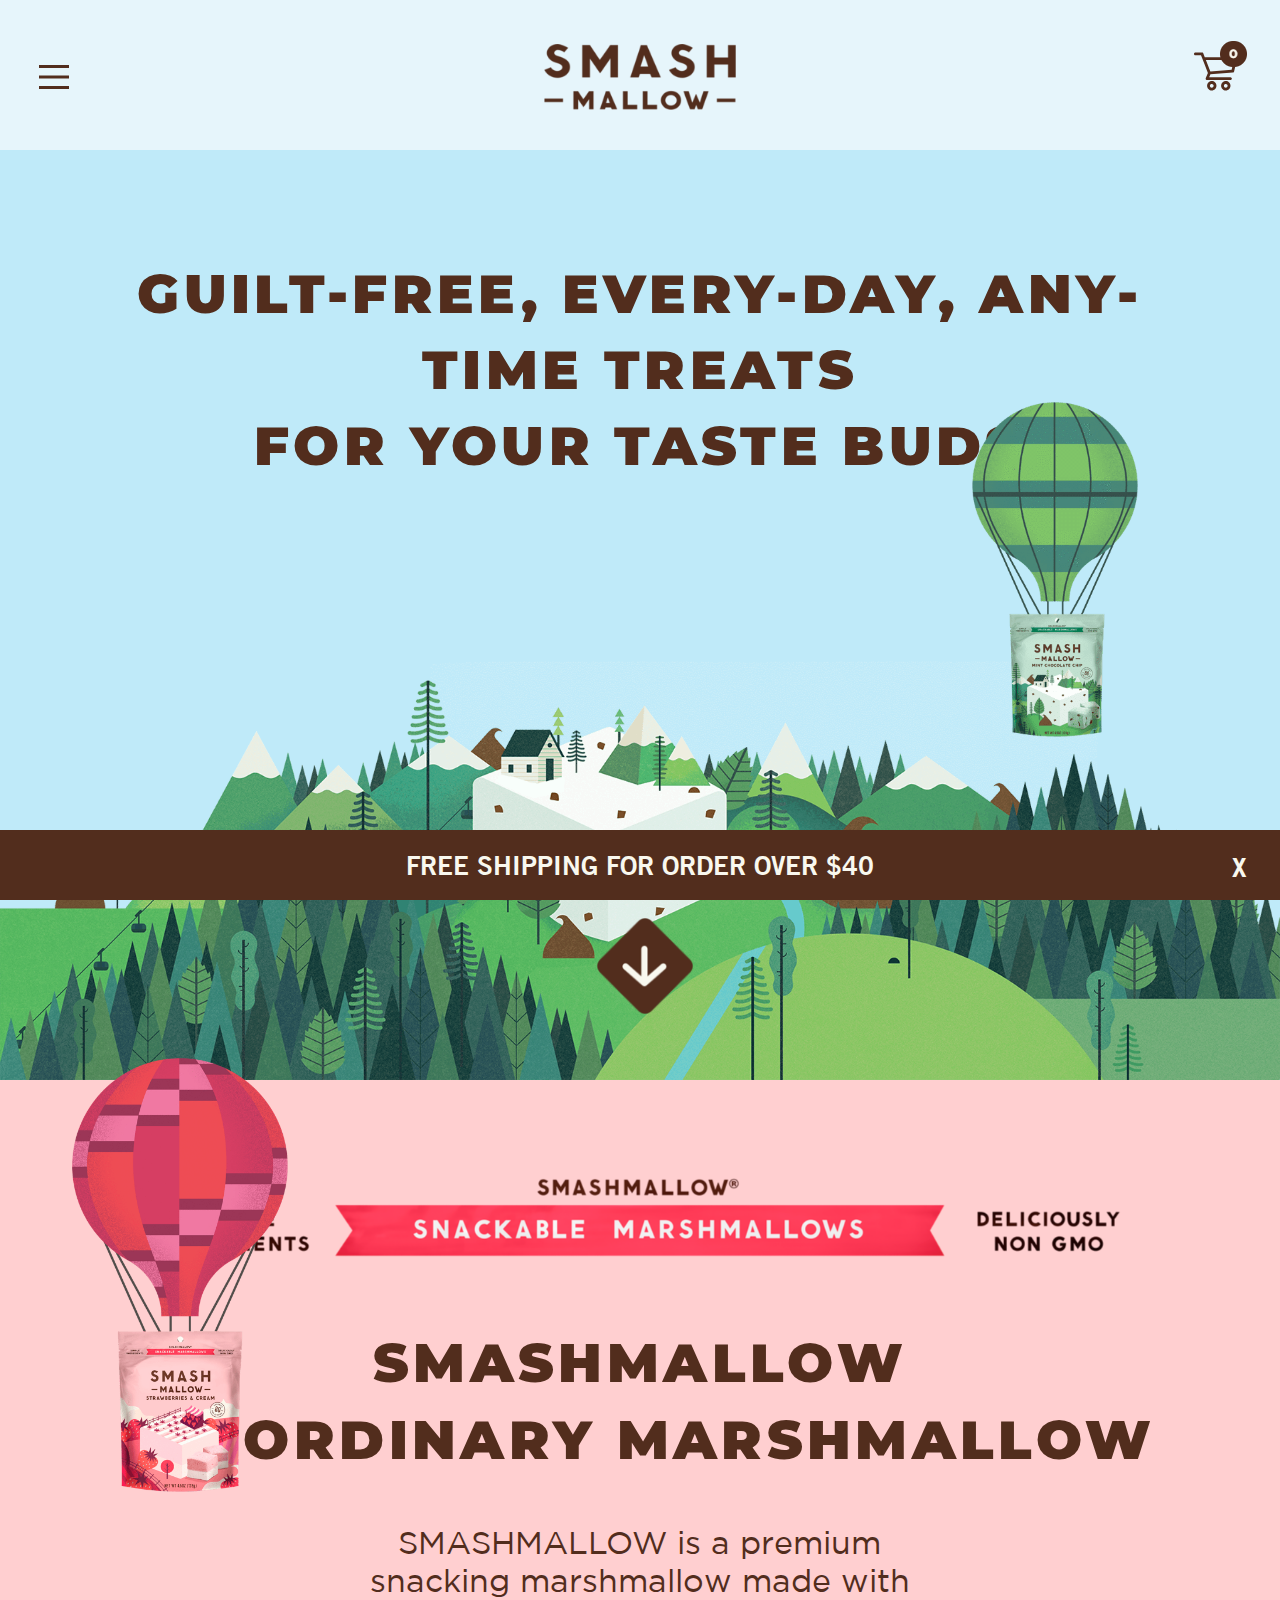
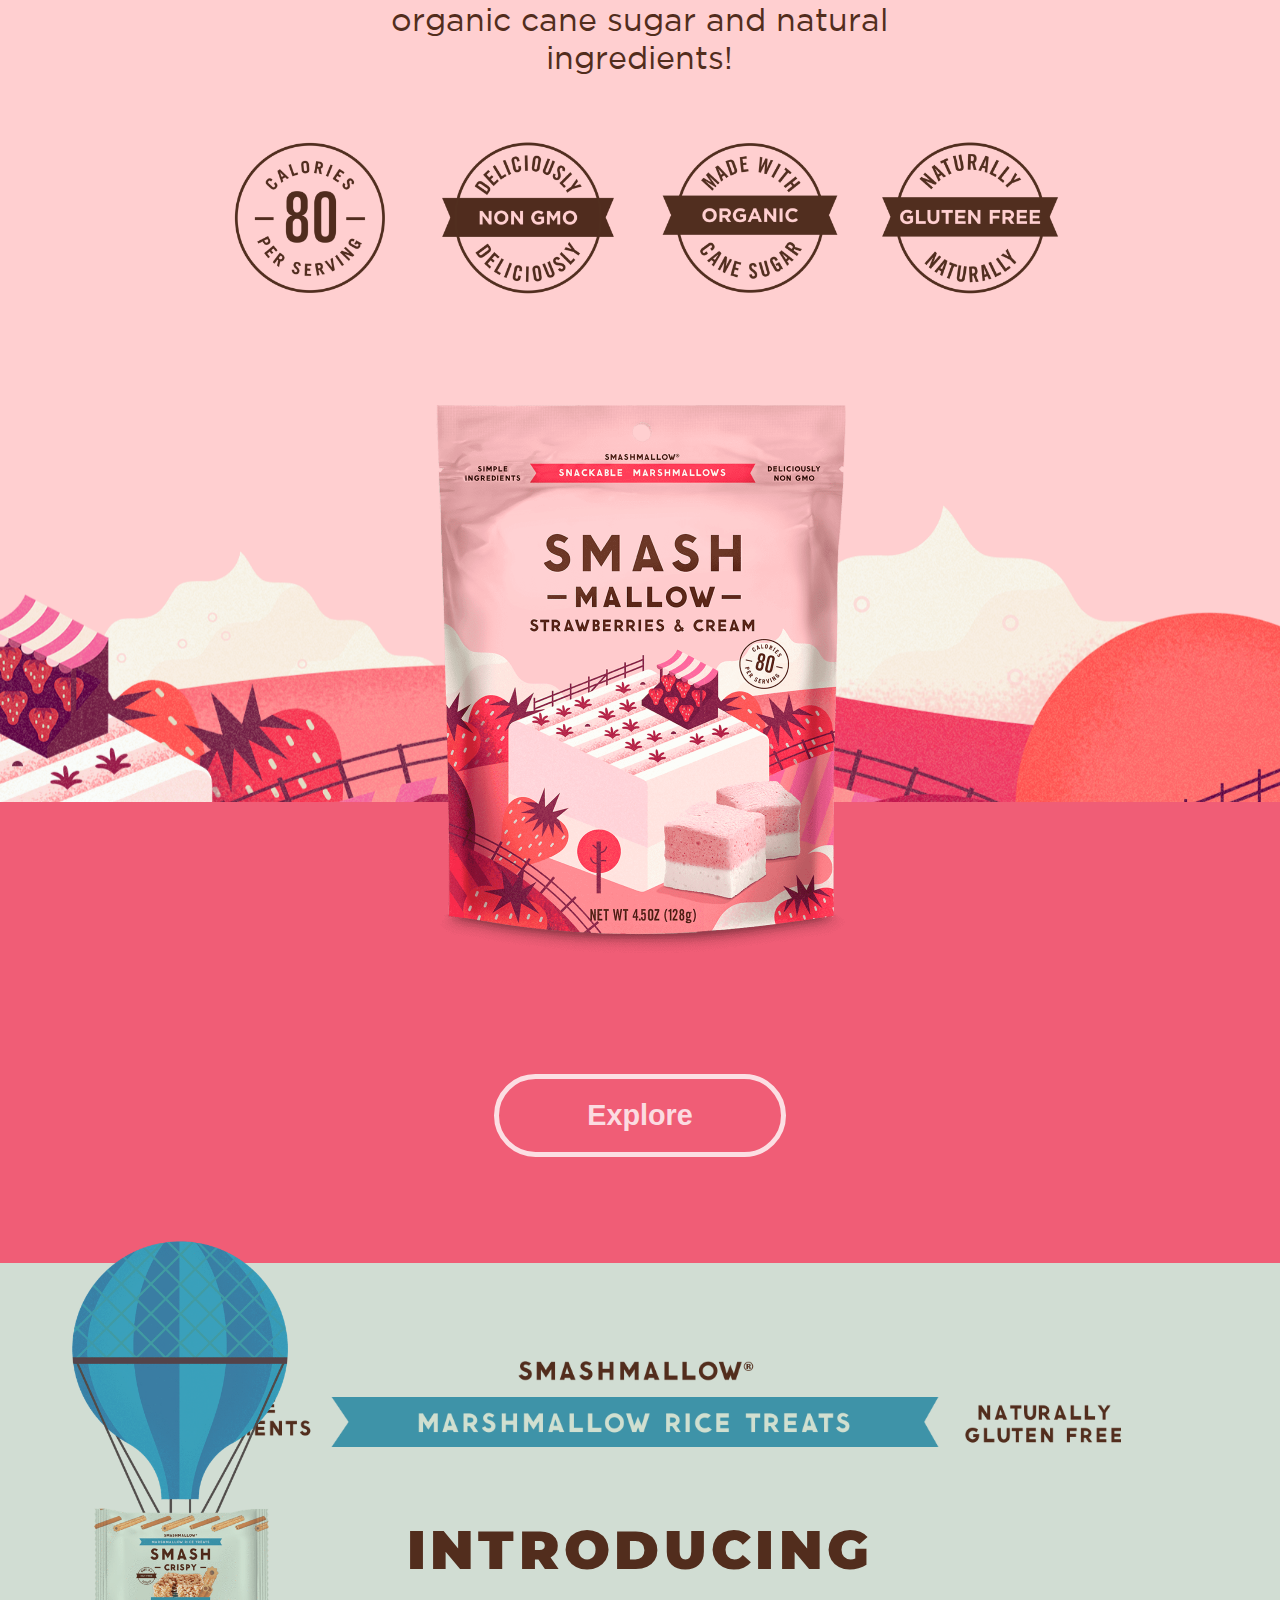
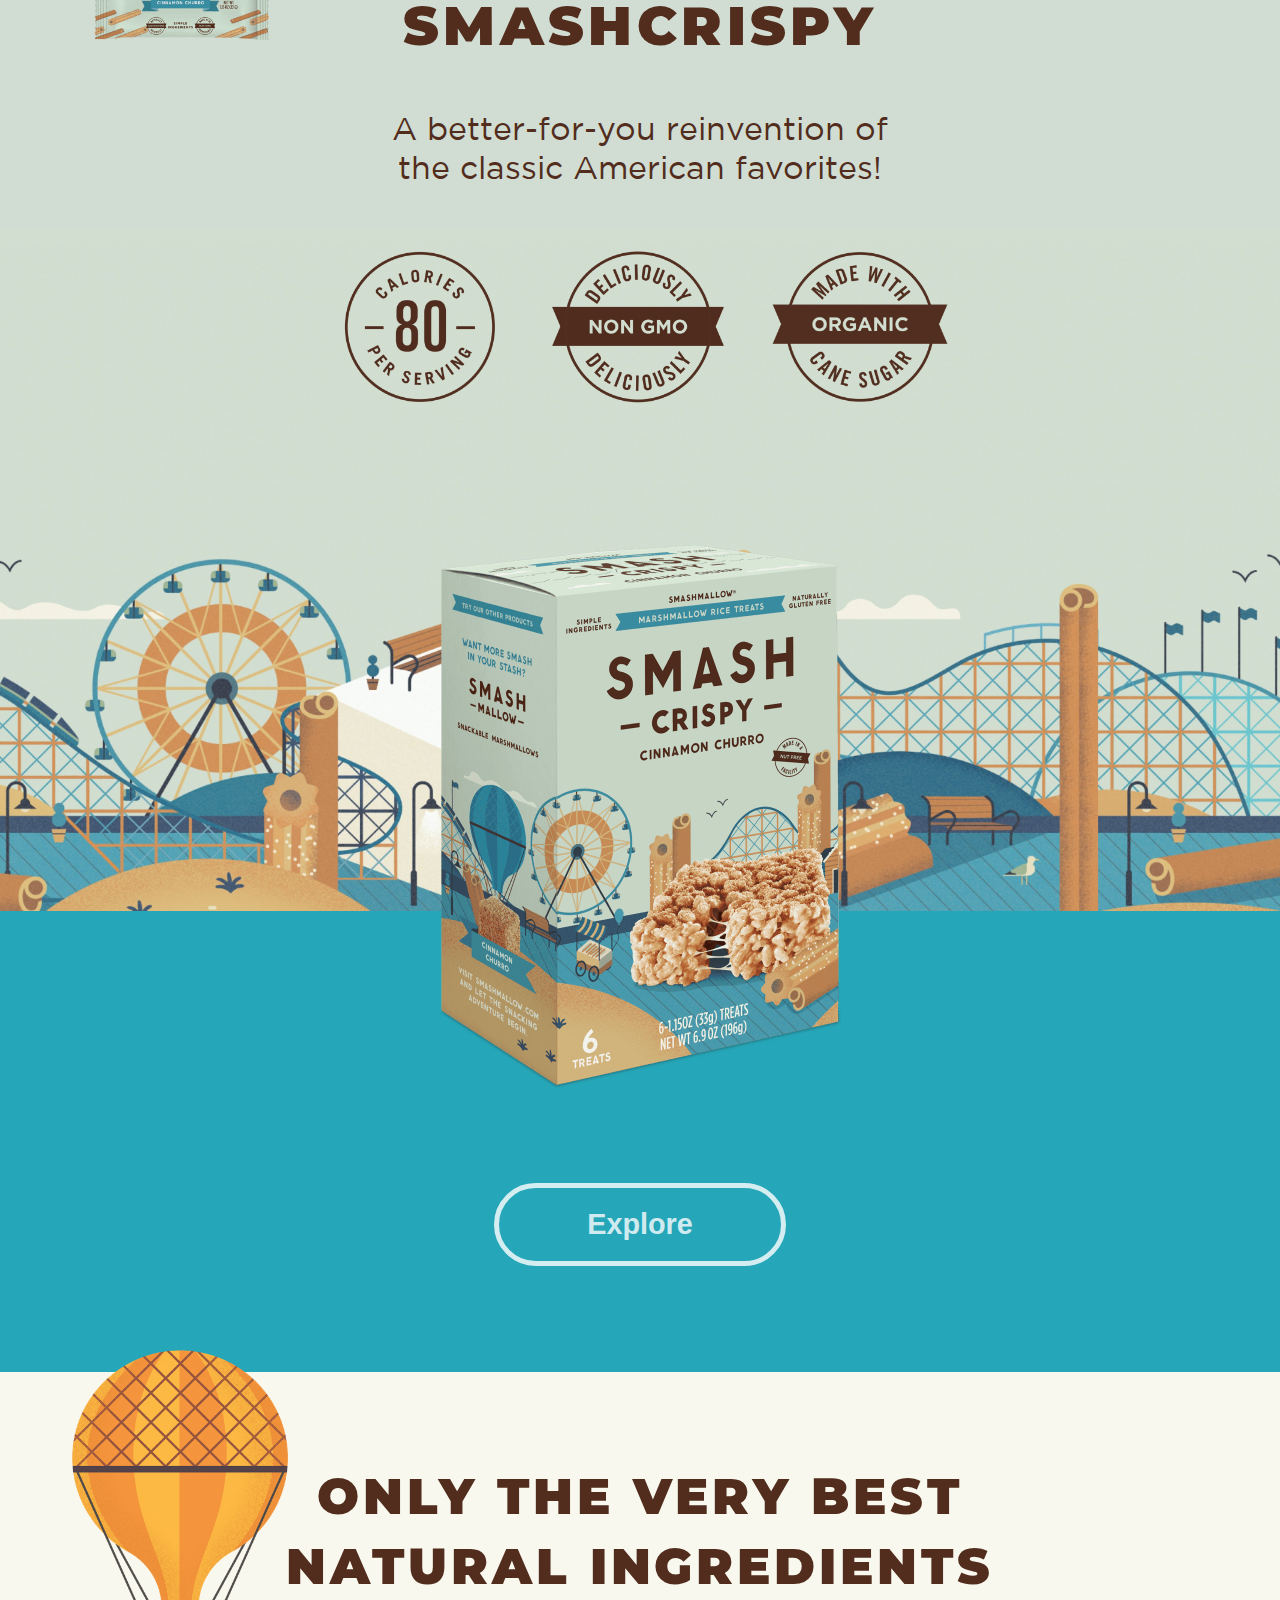
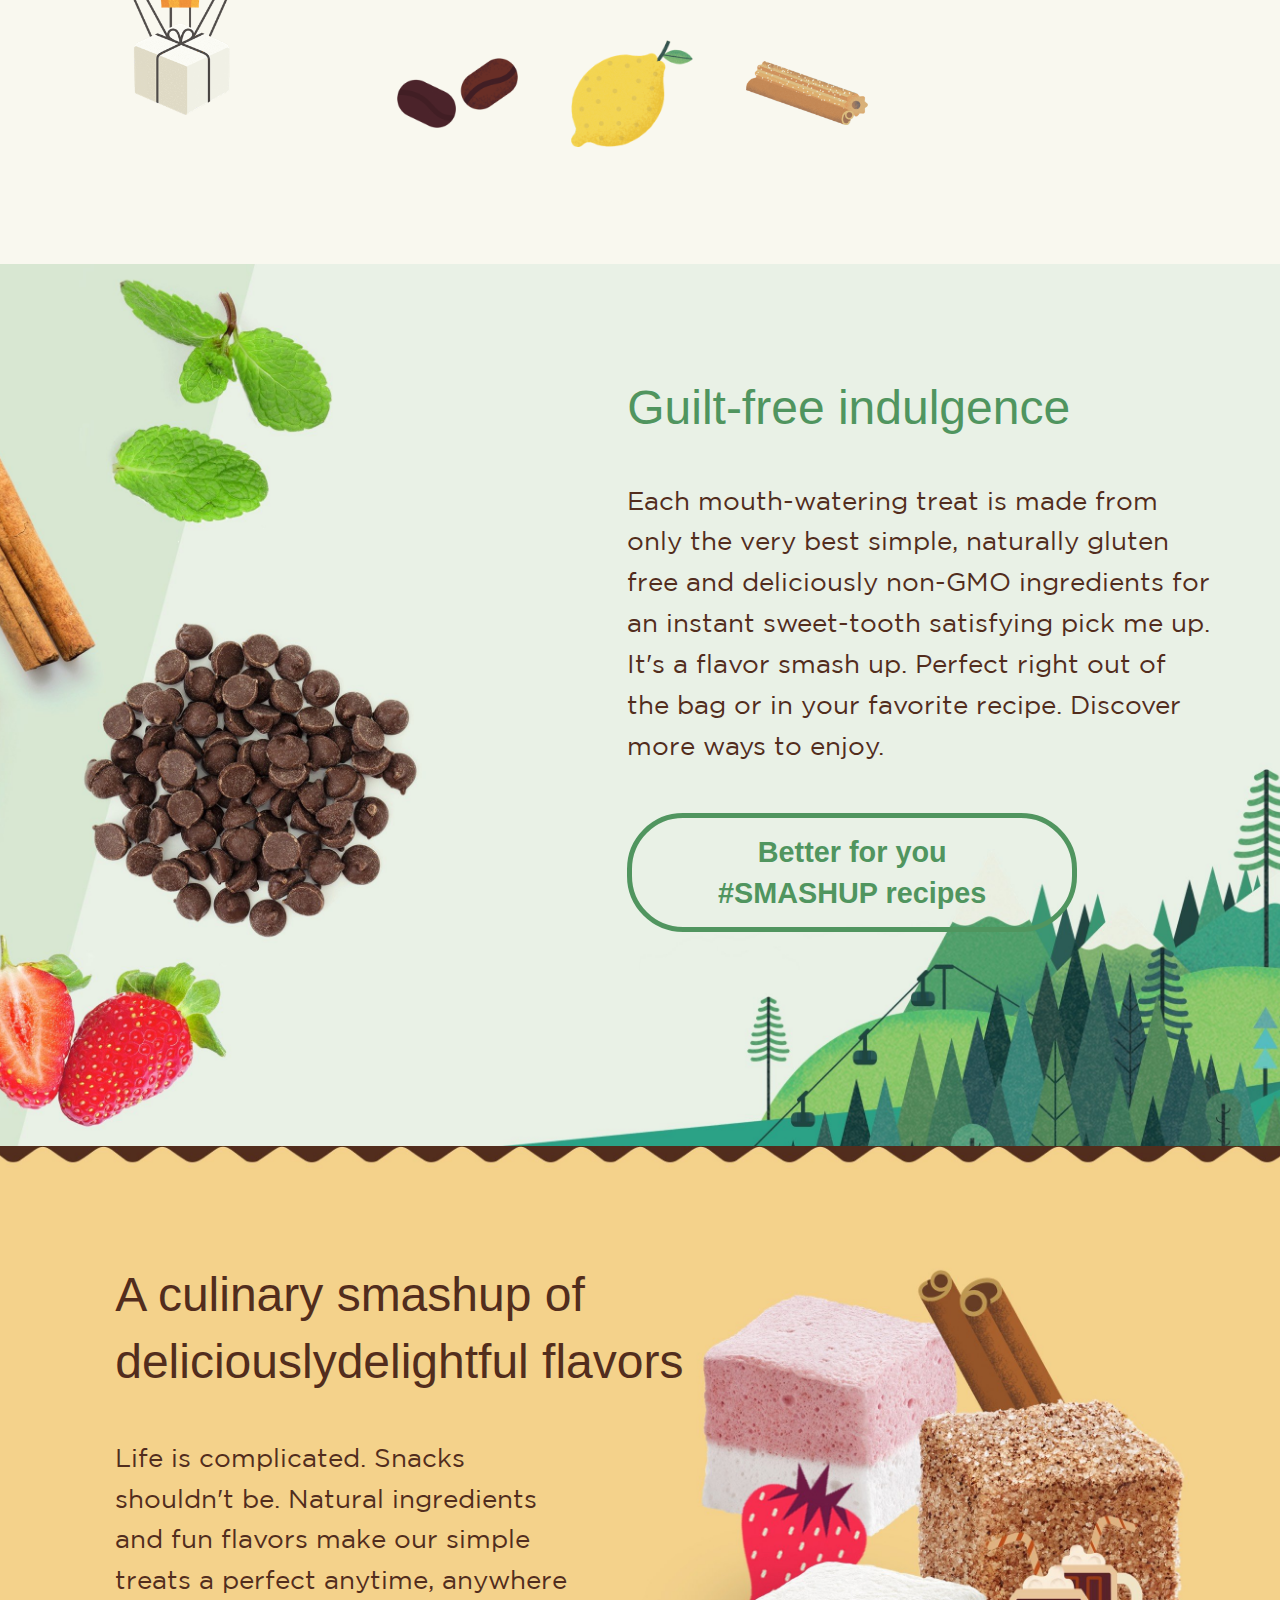
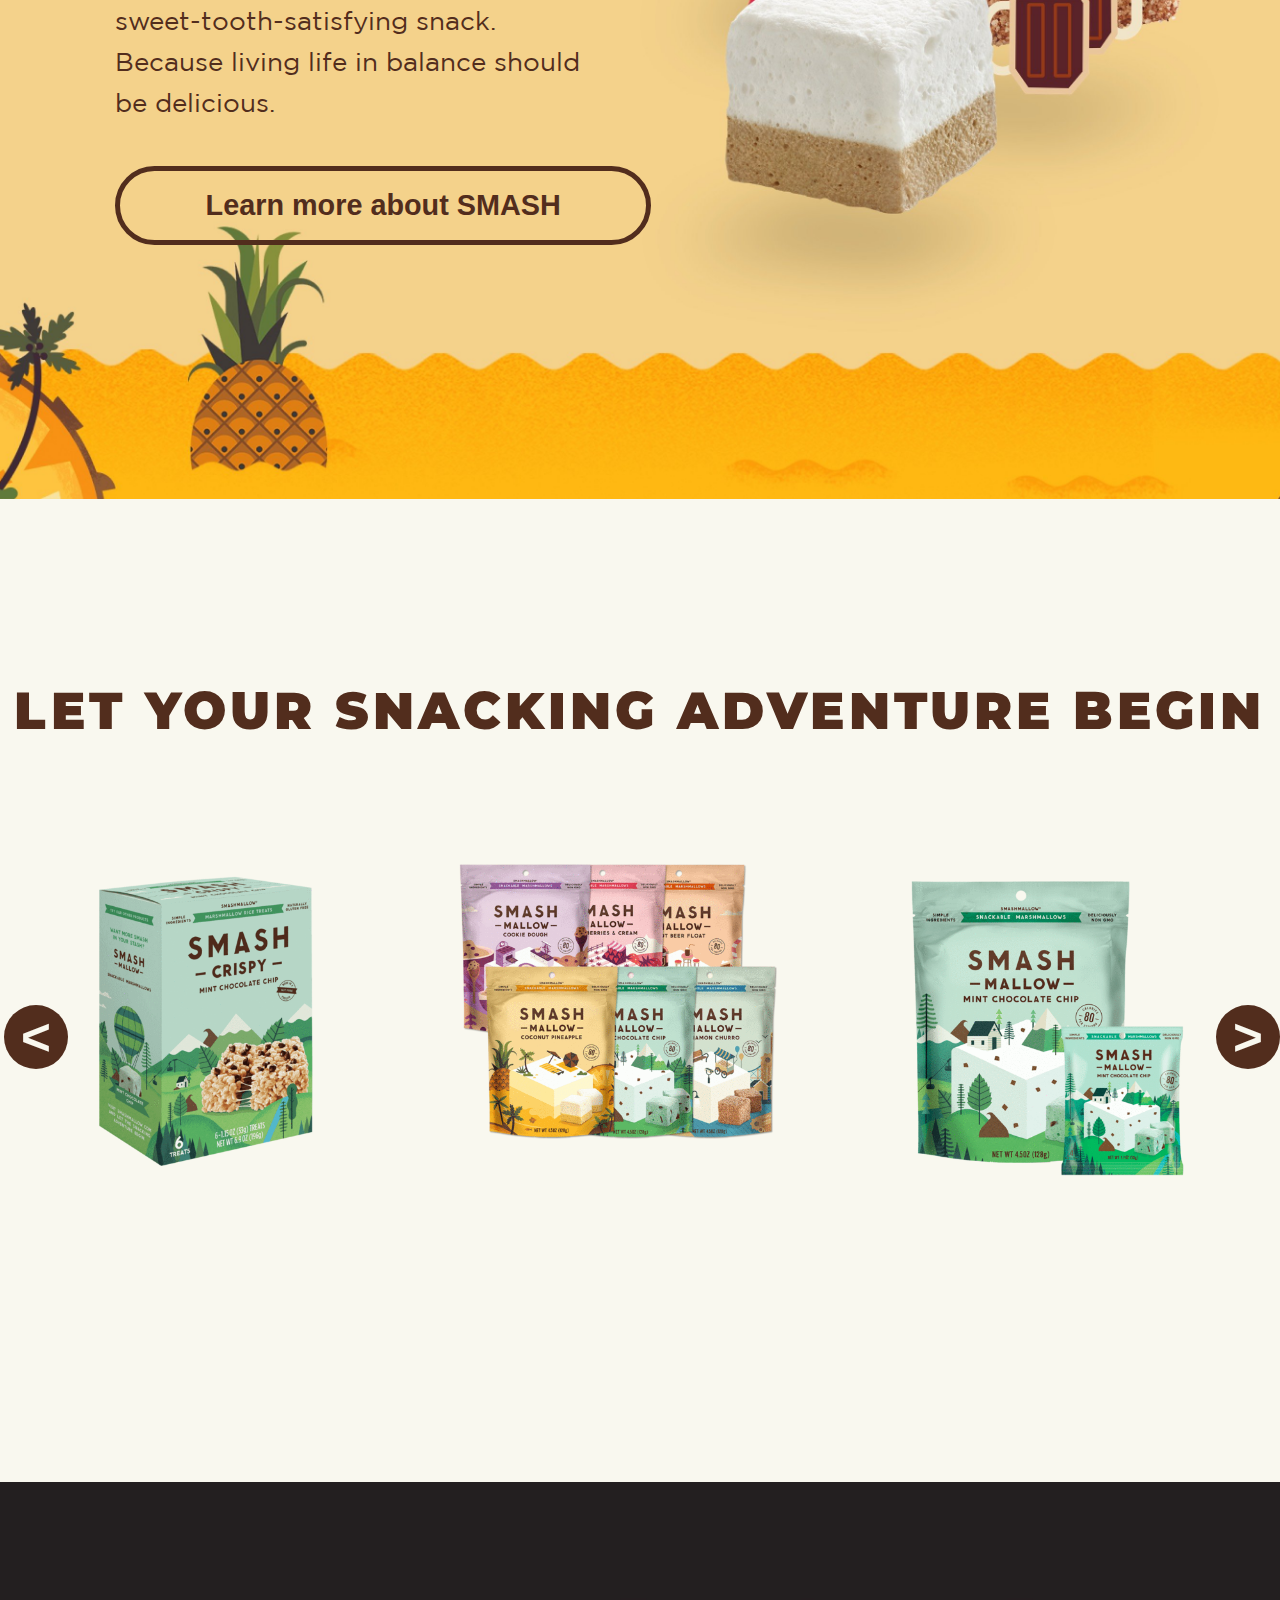
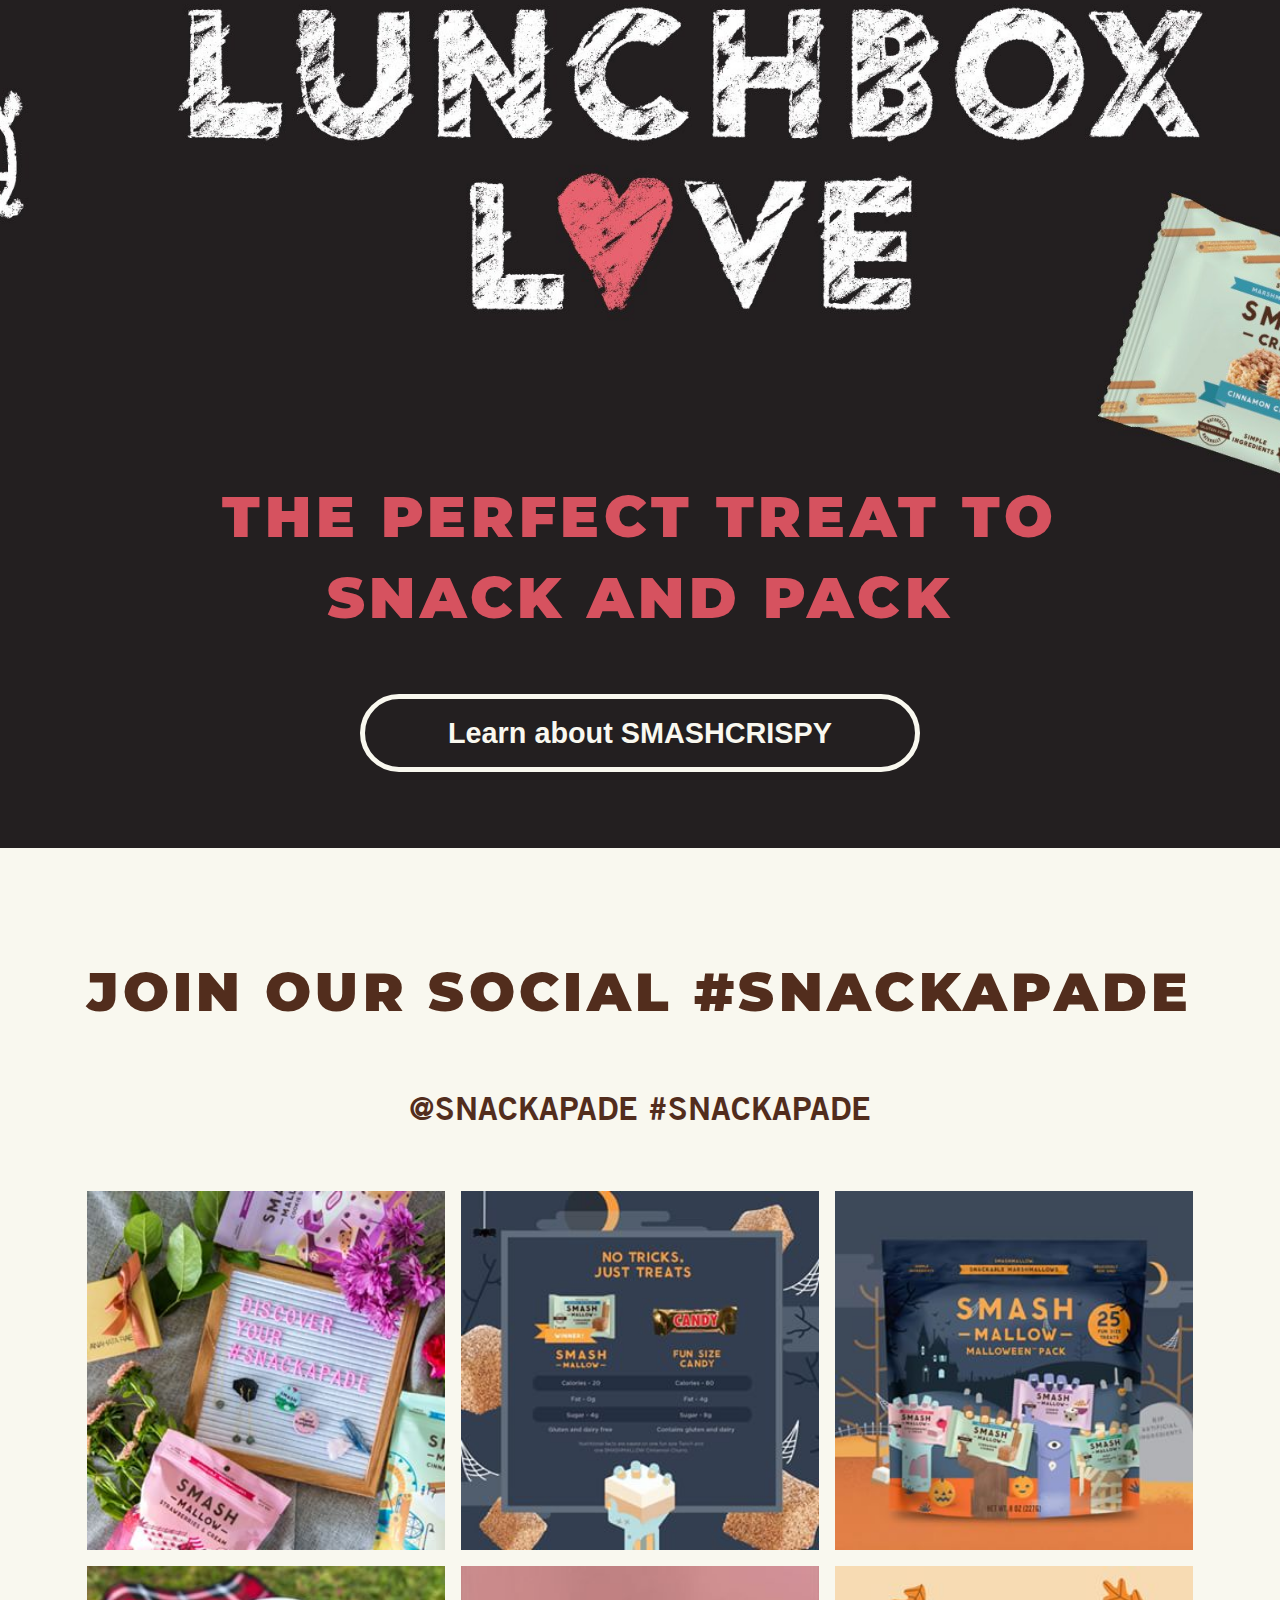
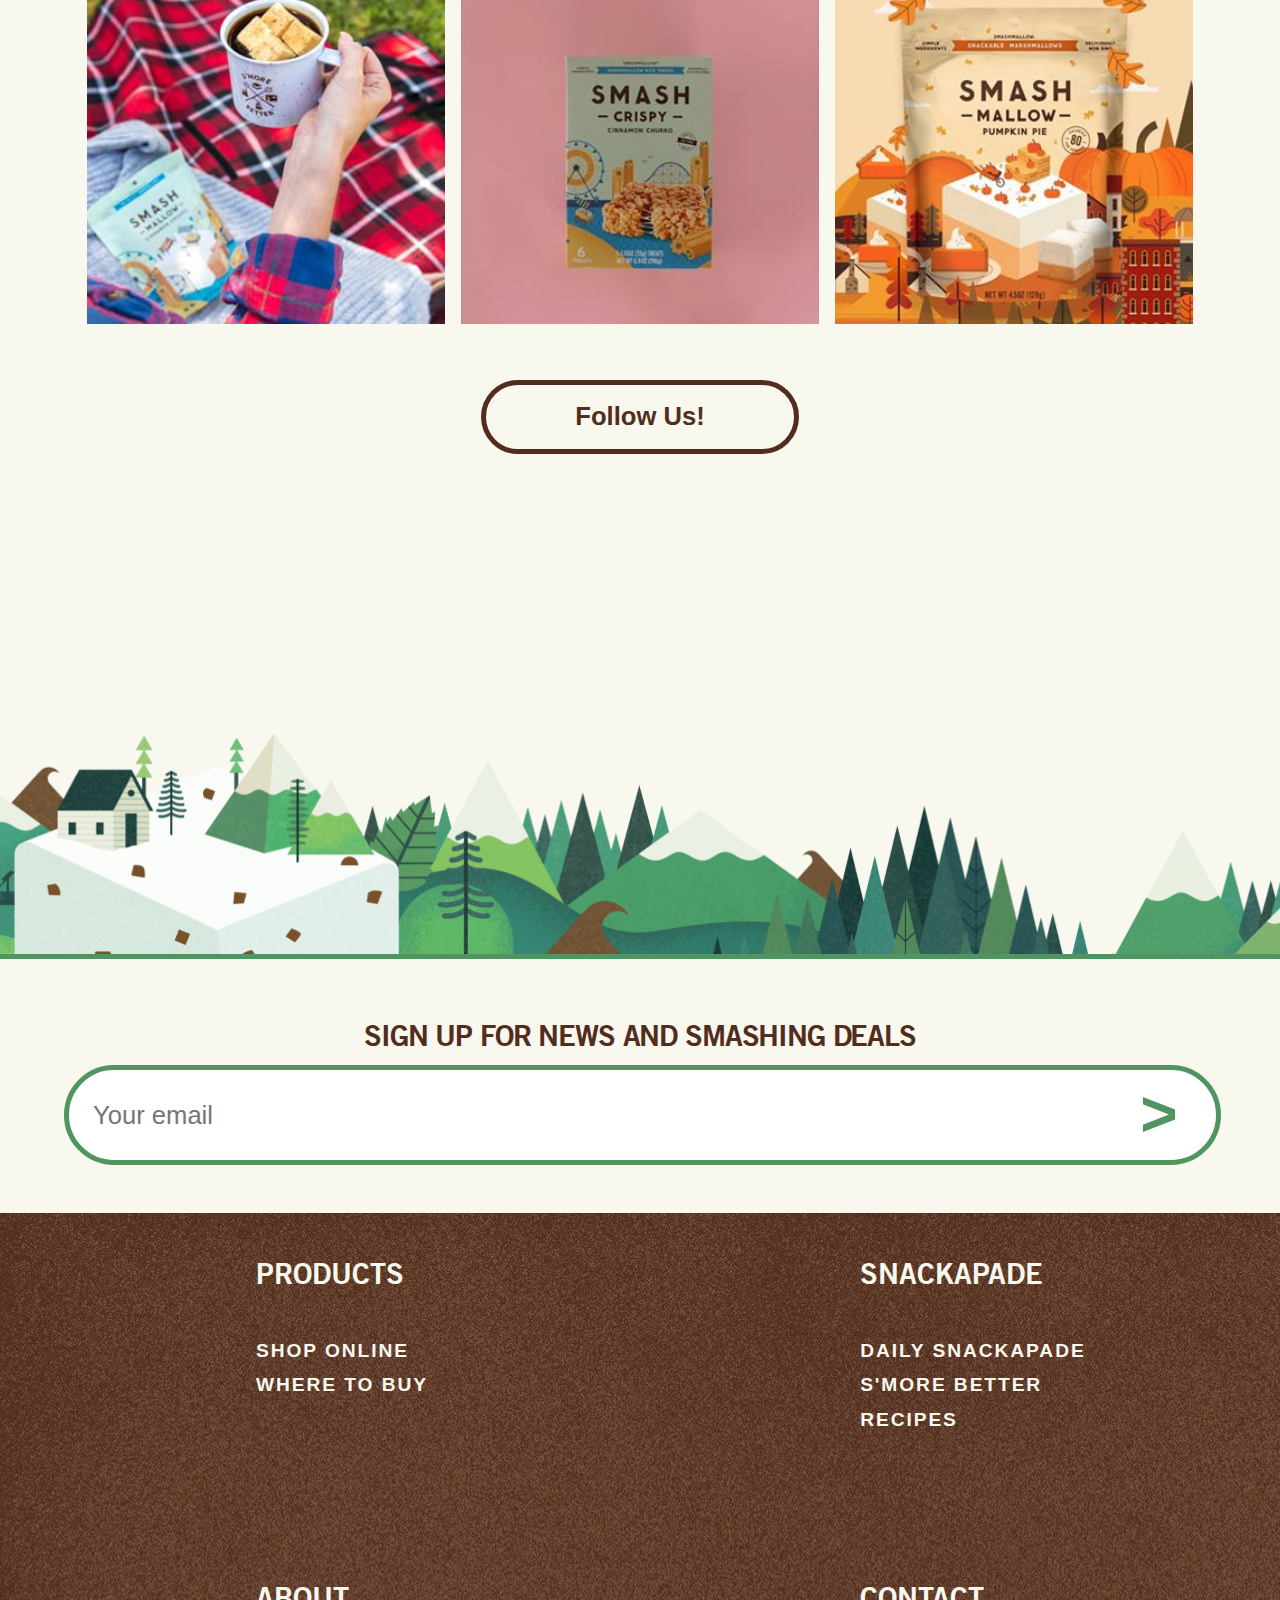
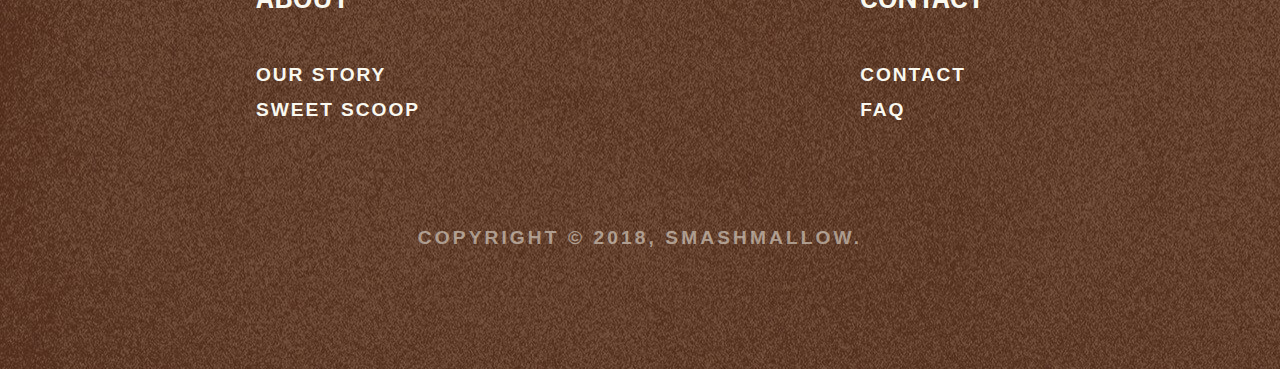
<file: smashmallow-home.html>
<!DOCTYPE html>
<html>
<head>
	<title>Smashmallow</title>
	<link rel="stylesheet" type="text/css" href="styles/home.css">
	<link rel="stylesheet" type="text/css" media="screen and (max-width: 1920px)" href="styles/home-min.css">
	<link rel="stylesheet" type="text/css" href="styles/font.css">
	<script type="text/javascript" src="scripts/jquery.min.js"></script>
	<script type="text/javascript" src="scripts/jquery.animate-colors-min.js"></script>
	<script type="text/javascript" src="scripts/modernizr-2.8.3.js"></script>
</head>
<body>
	<header>
		<div id="nav_box">
			<nav>
				<div id="sidebar_btn"><img src="images/sidebar_btn.png" alt=""></div>
				<div><a href="smashmallow_shop.html"><span>LEARN AND</span></a><a href="smashmallow_shop.html">
						<h5>SHOP SMASH</h5>
					</a></div>
				<div id="SNACKAPADE"><a href="smashmallow_snackapade.html"><span>DISCOVER YOUR</span></a><a href="smashmallow_snackapade.html">
						<h5>SNACKAPADE</h5>
					</a>
					<ul>
						<li><a href="">DAILY SNACKAPADE</a></li>
						<li><a href="">S'MORE<br>BETTER</a></li>
						<li><a href="">#SMASHUPS</a></li>
					</ul>
				</div>
				<div><a href="smashmallow_stores.html"><span>FIND US IN</span></a><a href="smashmallow_stores.html">
						<h5>STORES</h5>
					</a></div>
				<div id="img_box"><a href="smashmallow_home.html"><img src="images/Logo.png" alt="logo"></a></div>
				<div id="cart_box"><a href=""><img src="images/cart.png" alt=""></a></div>
				<div><a href="smashmallow_scoop.html"><span>GET THE</span></a><a href="smashmallow_scoop.html">
						<h5>SWEET SCOOP</h5>
					</a></div>
				<div><a href="smashmallow_story.html"><span>HEAR OUR</span></a><a href="smashmallow_story.html
					">
						<h5>STORY</h5>
					</a></div>
			</nav>
		</div>
		<div id="header_title">
			<h1>GUILT-FREE, EVERY-DAY, ANY-TIME TREATS<br>FOR YOUR TASTE BUDS</h1>
		</div>
		<img class="balloon" id="balloonA" src="images/doodads-balloon4.png" alt="" style="width: 166px;top: 420px;">
		<img class="balloon" id="header-arrow" src="images/icon-down-arrow_small.png" alt="" style="width: 96px;top: 900px;">
	</header>
	<section class="product_intro" id="marshmallow_intro">
	<div id="bg_box01">
		<img class="balloon" id="balloonB" src="images/doodads-balloon3.png" alt="" style="width: 216px;top: -40px;">
		<img class="intro_banner" src="images/products-strawberry-banner.png" alt="">
		<div>
			<h1>SMASHMALLOW<br>NO ORDINARY MARSHMALLOW</h1>
			<p>SMASHMALLOW is a premium snacking marshmallow made with organic cane sugar and natural ingredients!</p>
		</div>
		<div class="intro_icon">
			<img src="images/icon01_80_calories_600x.png" alt="">
			<img src="images/icon02_non-gmo_600x.png" alt="">
			<img src="images/icon03_organic-cane-sugar_600x.png" alt="">
			<img src="images/icon04_gluten-free_600x.png" alt="">
			<div class="clear_box"></div>
		</div>
	</div>
		<img class="product_img" src="images/Strawberries_Cream.png" alt="">
		<div class="button_box"><a class="button" href="smashmallow_stores.html"><span>Explore</span></a></div>
	</section>
	<section class="product_intro" id="SMASHCRISPY_intro">
	<div id="bg_box02">
		<img class="balloon" id="balloonC" src="images/doodads-balloon2.png" alt="" style="width: 216px;top: -40px;">
		<img class="intro_banner" src="images/crispy-banner_1.png" alt="">
		<div>
			<h1>INTRODUCING<br>SMASHCRISPY</h1>
			<p>A better-for-you reinvention of the classic American favorites!</p>
		</div>
		<div class="intro_icon">
			<img src="images/icon01_80_calories_600x.png" alt="">
			<img src="images/icon02_non-gmo_600x.png" alt="">
			<img src="images/icon03_organic-cane-sugar_600x.png" alt="">
			<div class="clear_box"></div>
		</div>
	</div>
		<img class="product_img" src="images/Cinnamon_Churro_Crispy.png" alt="">
		<div class="button_box"><a class="button" href="smashmallow_stores.html"><span>Explore</span></a></div>
	</section>
	<div id="div_slogan">
		<img class="balloon" id="balloonD" src="images/doodads-Balloon1.png" alt="" style="width: 216px;top: -40px;">
		<h1>ONLY THE VERY BEST NATURAL INGREDIENTS</h1>
		<div id="slogan_icon">
			<img src="images/banner_deco02.png" alt="" style="width: 25%">
			<img src="images/banner_deco03.png" alt="" style="width: 25%">
			<img src="images/banner_deco01.png" alt="" style="width: 25%">
		</div>
	</div>
	<article class="feature" id="Guilt-free">
		<div>
			<h3>Guilt-free indulgence</h3>
			<p>Each mouth-watering treat is made from only the very best simple, naturally gluten free and deliciously non-GMO ingredients for an instant sweet-tooth satisfying pick me up. It's a flavor smash up. Perfect right out of the bag or in your favorite recipe. Discover more ways to enjoy.</p>
			<a class="button" href="smashmallow_shop.html"><span>Better for you #SMASHUP recipes<span></a>
		</div>
	</article>
	<article class="feature" id="flavors">
		<div>
			<h3>A culinary smashup of <br>deliciouslydelightful flavors</h3>
			<p>Life is complicated. Snacks shouldn't be. Natural ingredients and fun flavors make our simple treats a perfect anytime, anywhere sweet-tooth-satisfying snack. Because living life in balance should be delicious.</p>
			<a class="button" href="smashmallow_story.html"><span>Learn more about SMASH<span></a>
		</div>
	</article>
	<div id="pickup">
		<h1>LET YOUR SNACKING ADVENTURE BEGIN</h1>
		<div id="pickup_imgBox">
			<button id="left_arrow"><</button>
			<a href="smashmallow_shop.html"><img src="images/snack_product02.png" alt=""></a>
			<a href="smashmallow_shop.html"><img src="images/snack_product01.png" alt=""></a>
			<a href="smashmallow_shop.html"><img src="images/snack_product03.png" alt=""></a>
			<a href="smashmallow_shop.html"><img src="images/snack_product04.png" alt=""></a>
			<a href="smashmallow_shop.html"><img src="images/snack_product05.png" alt=""></a>
			<div class="clear_box"></div>
			<button id="right_arrow">></button>
		</div>			
	</div>
	<div id="aboutUs">
		<div id="aboutBox">
			<h1>THE PERFECT TREAT TO SNACK AND PACK</h1>
			<a class="button" href=""><span>Learn about SMASHCRISPY</span></a>
		</div>
	</div>	
	<section id="social">
		<h1>JOIN OUR SOCIAL #SNACKAPADE</h1>
		<h3>@SNACKAPADE #SNACKAPADE</h3>
		<div id="social_img_box">
			<a href="smashmallow_scoop.html" id="social_first" >
				<div class="social_text">
					<div class="svg_01">
						<svg viewBox="0 0 24 24">
							<path d="M17.7,1.5c-2,0-3.3,0.5-4.9,2.1c0,0-0.4,0.4-0.7,0.7c-0.3-0.3-0.7-0.7-0.7-0.7c-1.6-1.6-3-2.1-5-2.1C2.6,1.5,0,4.6,0,8.3
					        c0,4.2,3.4,7.1,8.6,11.5c0.9,0.8,1.9,1.6,2.9,2.5c0.1,0.1,0.3,0.2,0.5,0.2s0.3-0.1,0.5-0.2c1.1-1,2.1-1.8,3.1-2.7
					        c4.8-4.1,8.5-7.1,8.5-11.4C24,4.6,21.4,1.5,17.7,1.5z M14.6,18.6c-0.8,0.7-1.7,1.5-2.6,2.3c-0.9-0.7-1.7-1.4-2.5-2.1
					        c-5-4.2-8.1-6.9-8.1-10.5c0-3.1,2.1-5.5,4.9-5.5c1.5,0,2.6,0.3,3.8,1.5c1,1,1.2,1.2,1.2,1.2C11.6,5.9,11.7,6,12,6.1
					        c0.3,0,0.5-0.2,0.7-0.4c0,0,0.2-0.2,1.2-1.3c1.3-1.3,2.1-1.5,3.8-1.5c2.8,0,4.9,2.4,4.9,5.5C22.6,11.9,19.4,14.6,14.6,18.6z"></path>
						</svg><span>209</span>
					</div>
					<div class="svg_02">
						<svg viewBox="0 0 24 24">
							<path d="M1,11.9C1,17.9,5.8,23,12,23c1.9,0,3.7-1,5.3-1.8l5,1.3l0,0c0.1,0,0.1,0,0.2,0c0.4,0,0.6-0.3,0.6-0.6c0-0.1,0-0.1,0-0.2
					        l-1.3-4.9c0.9-1.6,1.4-2.9,1.4-4.8C23,5.8,18,1,12,1C5.9,1,1,5.9,1,11.9z M2.4,11.9c0-5.2,4.3-9.5,9.5-9.5c5.3,0,9.6,4.2,9.6,9.5
					        c0,1.7-0.5,3-1.3,4.4l0,0c-0.1,0.1-0.1,0.2-0.1,0.3c0,0.1,0,0.1,0,0.1l0,0l1.1,4.1l-4.1-1.1l0,0c-0.1,0-0.1,0-0.2,0
					        c-0.1,0-0.2,0-0.3,0.1l0,0c-1.4,0.8-3.1,1.8-4.8,1.8C6.7,21.6,2.4,17.2,2.4,11.9z"></path>
						</svg><span>13</span>
					</div>
					<div class="social_article">
						Simple ingredients and #nonGMO for #scarygood trick-or-treating Score a #Malloween Pack full of fun size #SMASHMALLOW at your local @WholeFoods!
					</div>
					<h4>...</h4>
				</div>
				<img src="images/social_pic01.jpg" alt="">
			</a>
			<a href="smashmallow_scoop.html">
				<div class="social_text">
					<div class="svg_01">
						<svg viewBox="0 0 24 24">
							<path d="M17.7,1.5c-2,0-3.3,0.5-4.9,2.1c0,0-0.4,0.4-0.7,0.7c-0.3-0.3-0.7-0.7-0.7-0.7c-1.6-1.6-3-2.1-5-2.1C2.6,1.5,0,4.6,0,8.3
					        c0,4.2,3.4,7.1,8.6,11.5c0.9,0.8,1.9,1.6,2.9,2.5c0.1,0.1,0.3,0.2,0.5,0.2s0.3-0.1,0.5-0.2c1.1-1,2.1-1.8,3.1-2.7
					        c4.8-4.1,8.5-7.1,8.5-11.4C24,4.6,21.4,1.5,17.7,1.5z M14.6,18.6c-0.8,0.7-1.7,1.5-2.6,2.3c-0.9-0.7-1.7-1.4-2.5-2.1
					        c-5-4.2-8.1-6.9-8.1-10.5c0-3.1,2.1-5.5,4.9-5.5c1.5,0,2.6,0.3,3.8,1.5c1,1,1.2,1.2,1.2,1.2C11.6,5.9,11.7,6,12,6.1
					        c0.3,0,0.5-0.2,0.7-0.4c0,0,0.2-0.2,1.2-1.3c1.3-1.3,2.1-1.5,3.8-1.5c2.8,0,4.9,2.4,4.9,5.5C22.6,11.9,19.4,14.6,14.6,18.6z"></path>
						</svg><span>209</span>
					</div>
					<div class="svg_02">
						<svg viewBox="0 0 24 24">
							<path d="M1,11.9C1,17.9,5.8,23,12,23c1.9,0,3.7-1,5.3-1.8l5,1.3l0,0c0.1,0,0.1,0,0.2,0c0.4,0,0.6-0.3,0.6-0.6c0-0.1,0-0.1,0-0.2
					        l-1.3-4.9c0.9-1.6,1.4-2.9,1.4-4.8C23,5.8,18,1,12,1C5.9,1,1,5.9,1,11.9z M2.4,11.9c0-5.2,4.3-9.5,9.5-9.5c5.3,0,9.6,4.2,9.6,9.5
					        c0,1.7-0.5,3-1.3,4.4l0,0c-0.1,0.1-0.1,0.2-0.1,0.3c0,0.1,0,0.1,0,0.1l0,0l1.1,4.1l-4.1-1.1l0,0c-0.1,0-0.1,0-0.2,0
					        c-0.1,0-0.2,0-0.3,0.1l0,0c-1.4,0.8-3.1,1.8-4.8,1.8C6.7,21.6,2.4,17.2,2.4,11.9z"></path>
						</svg><span>13</span>
					</div>
					<div class="social_article">
						Simple ingredients and #nonGMO for #scarygood trick-or-treating Score a #Malloween Pack full of fun size #SMASHMALLOW at your local @WholeFoods!
					</div>
					<h4>...</h4>
				</div>			
				<img src="images/social_pic02.jpg" alt="">
			</a>
			<a href="smashmallow_scoop.html">
				<div class="social_text">
					<div class="svg_01">
						<svg viewBox="0 0 24 24">
							<path d="M17.7,1.5c-2,0-3.3,0.5-4.9,2.1c0,0-0.4,0.4-0.7,0.7c-0.3-0.3-0.7-0.7-0.7-0.7c-1.6-1.6-3-2.1-5-2.1C2.6,1.5,0,4.6,0,8.3
					        c0,4.2,3.4,7.1,8.6,11.5c0.9,0.8,1.9,1.6,2.9,2.5c0.1,0.1,0.3,0.2,0.5,0.2s0.3-0.1,0.5-0.2c1.1-1,2.1-1.8,3.1-2.7
					        c4.8-4.1,8.5-7.1,8.5-11.4C24,4.6,21.4,1.5,17.7,1.5z M14.6,18.6c-0.8,0.7-1.7,1.5-2.6,2.3c-0.9-0.7-1.7-1.4-2.5-2.1
					        c-5-4.2-8.1-6.9-8.1-10.5c0-3.1,2.1-5.5,4.9-5.5c1.5,0,2.6,0.3,3.8,1.5c1,1,1.2,1.2,1.2,1.2C11.6,5.9,11.7,6,12,6.1
					        c0.3,0,0.5-0.2,0.7-0.4c0,0,0.2-0.2,1.2-1.3c1.3-1.3,2.1-1.5,3.8-1.5c2.8,0,4.9,2.4,4.9,5.5C22.6,11.9,19.4,14.6,14.6,18.6z"></path>
						</svg><span>209</span>
					</div>
					<div class="svg_02">
						<svg viewBox="0 0 24 24">
							<path d="M1,11.9C1,17.9,5.8,23,12,23c1.9,0,3.7-1,5.3-1.8l5,1.3l0,0c0.1,0,0.1,0,0.2,0c0.4,0,0.6-0.3,0.6-0.6c0-0.1,0-0.1,0-0.2
					        l-1.3-4.9c0.9-1.6,1.4-2.9,1.4-4.8C23,5.8,18,1,12,1C5.9,1,1,5.9,1,11.9z M2.4,11.9c0-5.2,4.3-9.5,9.5-9.5c5.3,0,9.6,4.2,9.6,9.5
					        c0,1.7-0.5,3-1.3,4.4l0,0c-0.1,0.1-0.1,0.2-0.1,0.3c0,0.1,0,0.1,0,0.1l0,0l1.1,4.1l-4.1-1.1l0,0c-0.1,0-0.1,0-0.2,0
					        c-0.1,0-0.2,0-0.3,0.1l0,0c-1.4,0.8-3.1,1.8-4.8,1.8C6.7,21.6,2.4,17.2,2.4,11.9z"></path>
						</svg><span>13</span>
					</div>
					<div class="social_article">
						Simple ingredients and #nonGMO for #scarygood trick-or-treating Score a #Malloween Pack full of fun size #SMASHMALLOW at your local @WholeFoods!
					</div>
					<h4>...</h4>
				</div>			
				<img src="images/social_pic03.jpg" alt="">
			</a>
			<a href="smashmallow_scoop.html" id="social_fourth">
				<div class="social_text">
					<div class="svg_01">
						<svg viewBox="0 0 24 24">
							<path d="M17.7,1.5c-2,0-3.3,0.5-4.9,2.1c0,0-0.4,0.4-0.7,0.7c-0.3-0.3-0.7-0.7-0.7-0.7c-1.6-1.6-3-2.1-5-2.1C2.6,1.5,0,4.6,0,8.3
					        c0,4.2,3.4,7.1,8.6,11.5c0.9,0.8,1.9,1.6,2.9,2.5c0.1,0.1,0.3,0.2,0.5,0.2s0.3-0.1,0.5-0.2c1.1-1,2.1-1.8,3.1-2.7
					        c4.8-4.1,8.5-7.1,8.5-11.4C24,4.6,21.4,1.5,17.7,1.5z M14.6,18.6c-0.8,0.7-1.7,1.5-2.6,2.3c-0.9-0.7-1.7-1.4-2.5-2.1
					        c-5-4.2-8.1-6.9-8.1-10.5c0-3.1,2.1-5.5,4.9-5.5c1.5,0,2.6,0.3,3.8,1.5c1,1,1.2,1.2,1.2,1.2C11.6,5.9,11.7,6,12,6.1
					        c0.3,0,0.5-0.2,0.7-0.4c0,0,0.2-0.2,1.2-1.3c1.3-1.3,2.1-1.5,3.8-1.5c2.8,0,4.9,2.4,4.9,5.5C22.6,11.9,19.4,14.6,14.6,18.6z"></path>
						</svg><span>209</span>
					</div>
					<div class="svg_02">
						<svg viewBox="0 0 24 24">
							<path d="M1,11.9C1,17.9,5.8,23,12,23c1.9,0,3.7-1,5.3-1.8l5,1.3l0,0c0.1,0,0.1,0,0.2,0c0.4,0,0.6-0.3,0.6-0.6c0-0.1,0-0.1,0-0.2
					        l-1.3-4.9c0.9-1.6,1.4-2.9,1.4-4.8C23,5.8,18,1,12,1C5.9,1,1,5.9,1,11.9z M2.4,11.9c0-5.2,4.3-9.5,9.5-9.5c5.3,0,9.6,4.2,9.6,9.5
					        c0,1.7-0.5,3-1.3,4.4l0,0c-0.1,0.1-0.1,0.2-0.1,0.3c0,0.1,0,0.1,0,0.1l0,0l1.1,4.1l-4.1-1.1l0,0c-0.1,0-0.1,0-0.2,0
					        c-0.1,0-0.2,0-0.3,0.1l0,0c-1.4,0.8-3.1,1.8-4.8,1.8C6.7,21.6,2.4,17.2,2.4,11.9z"></path>
						</svg><span>13</span>
					</div>
					<div class="social_article">
						Simple ingredients and #nonGMO for #scarygood trick-or-treating Score a #Malloween Pack full of fun size #SMASHMALLOW at your local @WholeFoods!
					</div>
					<h4>...</h4>
				</div>			
				<img src="images/social_pic04.jpg" alt="">
			</a>
			<a href="smashmallow_scoop.html">
				<div class="social_text">
					<div class="svg_01">
						<svg viewBox="0 0 24 24">
							<path d="M17.7,1.5c-2,0-3.3,0.5-4.9,2.1c0,0-0.4,0.4-0.7,0.7c-0.3-0.3-0.7-0.7-0.7-0.7c-1.6-1.6-3-2.1-5-2.1C2.6,1.5,0,4.6,0,8.3
					        c0,4.2,3.4,7.1,8.6,11.5c0.9,0.8,1.9,1.6,2.9,2.5c0.1,0.1,0.3,0.2,0.5,0.2s0.3-0.1,0.5-0.2c1.1-1,2.1-1.8,3.1-2.7
					        c4.8-4.1,8.5-7.1,8.5-11.4C24,4.6,21.4,1.5,17.7,1.5z M14.6,18.6c-0.8,0.7-1.7,1.5-2.6,2.3c-0.9-0.7-1.7-1.4-2.5-2.1
					        c-5-4.2-8.1-6.9-8.1-10.5c0-3.1,2.1-5.5,4.9-5.5c1.5,0,2.6,0.3,3.8,1.5c1,1,1.2,1.2,1.2,1.2C11.6,5.9,11.7,6,12,6.1
					        c0.3,0,0.5-0.2,0.7-0.4c0,0,0.2-0.2,1.2-1.3c1.3-1.3,2.1-1.5,3.8-1.5c2.8,0,4.9,2.4,4.9,5.5C22.6,11.9,19.4,14.6,14.6,18.6z"></path>
						</svg><span>209</span>
					</div>
					<div class="svg_02">
						<svg viewBox="0 0 24 24">
							<path d="M1,11.9C1,17.9,5.8,23,12,23c1.9,0,3.7-1,5.3-1.8l5,1.3l0,0c0.1,0,0.1,0,0.2,0c0.4,0,0.6-0.3,0.6-0.6c0-0.1,0-0.1,0-0.2
					        l-1.3-4.9c0.9-1.6,1.4-2.9,1.4-4.8C23,5.8,18,1,12,1C5.9,1,1,5.9,1,11.9z M2.4,11.9c0-5.2,4.3-9.5,9.5-9.5c5.3,0,9.6,4.2,9.6,9.5
					        c0,1.7-0.5,3-1.3,4.4l0,0c-0.1,0.1-0.1,0.2-0.1,0.3c0,0.1,0,0.1,0,0.1l0,0l1.1,4.1l-4.1-1.1l0,0c-0.1,0-0.1,0-0.2,0
					        c-0.1,0-0.2,0-0.3,0.1l0,0c-1.4,0.8-3.1,1.8-4.8,1.8C6.7,21.6,2.4,17.2,2.4,11.9z"></path>
						</svg><span>13</span>
					</div>
					<div class="social_article">
						Simple ingredients and #nonGMO for #scarygood trick-or-treating Score a #Malloween Pack full of fun size #SMASHMALLOW at your local @WholeFoods!
					</div>
					<h4>...</h4>
				</div>			
				<img src="images/social_pic05.jpg" alt="">
			</a>
			<a href="smashmallow_scoop.html">
				<div class="social_text">
					<div class="svg_01">
						<svg viewBox="0 0 24 24">
							<path d="M17.7,1.5c-2,0-3.3,0.5-4.9,2.1c0,0-0.4,0.4-0.7,0.7c-0.3-0.3-0.7-0.7-0.7-0.7c-1.6-1.6-3-2.1-5-2.1C2.6,1.5,0,4.6,0,8.3
					        c0,4.2,3.4,7.1,8.6,11.5c0.9,0.8,1.9,1.6,2.9,2.5c0.1,0.1,0.3,0.2,0.5,0.2s0.3-0.1,0.5-0.2c1.1-1,2.1-1.8,3.1-2.7
					        c4.8-4.1,8.5-7.1,8.5-11.4C24,4.6,21.4,1.5,17.7,1.5z M14.6,18.6c-0.8,0.7-1.7,1.5-2.6,2.3c-0.9-0.7-1.7-1.4-2.5-2.1
					        c-5-4.2-8.1-6.9-8.1-10.5c0-3.1,2.1-5.5,4.9-5.5c1.5,0,2.6,0.3,3.8,1.5c1,1,1.2,1.2,1.2,1.2C11.6,5.9,11.7,6,12,6.1
					        c0.3,0,0.5-0.2,0.7-0.4c0,0,0.2-0.2,1.2-1.3c1.3-1.3,2.1-1.5,3.8-1.5c2.8,0,4.9,2.4,4.9,5.5C22.6,11.9,19.4,14.6,14.6,18.6z"></path>
						</svg><span>209</span>
					</div>
					<div class="svg_02">
						<svg viewBox="0 0 24 24">
							<path d="M1,11.9C1,17.9,5.8,23,12,23c1.9,0,3.7-1,5.3-1.8l5,1.3l0,0c0.1,0,0.1,0,0.2,0c0.4,0,0.6-0.3,0.6-0.6c0-0.1,0-0.1,0-0.2
					        l-1.3-4.9c0.9-1.6,1.4-2.9,1.4-4.8C23,5.8,18,1,12,1C5.9,1,1,5.9,1,11.9z M2.4,11.9c0-5.2,4.3-9.5,9.5-9.5c5.3,0,9.6,4.2,9.6,9.5
					        c0,1.7-0.5,3-1.3,4.4l0,0c-0.1,0.1-0.1,0.2-0.1,0.3c0,0.1,0,0.1,0,0.1l0,0l1.1,4.1l-4.1-1.1l0,0c-0.1,0-0.1,0-0.2,0
					        c-0.1,0-0.2,0-0.3,0.1l0,0c-1.4,0.8-3.1,1.8-4.8,1.8C6.7,21.6,2.4,17.2,2.4,11.9z"></path>
						</svg><span>13</span>
					</div>
					<div class="social_article">
						Simple ingredients and #nonGMO for #scarygood trick-or-treating Score a #Malloween Pack full of fun size #SMASHMALLOW at your local @WholeFoods!
					</div>
					<h4>...</h4>
				</div>			
				<img src="images/social_pic06.jpg" alt="">
			</a>
			<div class="clear_box"></div>
		</div>
		<a class="button" href="smashmallow_story.html"><span>Follow Us!<span></a>
	</section>
	<div id="email_contact">
		<p>SIGN UP FOR NEWS AND SMASHING DEALS</p>
		<input type="text" placeholder="Your email">
		<a href="">></a>
	</div>
	<footer id="footer">
		<div>
			<div class="footer_column">
				<ul>
					<li class="footer_rowHeader">PRODUCTS</li>
					<li class="footer_row"><a href="">SHOP ONLINE</a></li>
					<li class="footer_row"><a href="">WHERE TO BUY</a></li>
				</ul>
			</div>
			<div class="footer_column">
				<ul>
					<li class="footer_rowHeader">SNACKAPADE</li>
					<li class="footer_row"><a href="">DAILY SNACKAPADE</a></li>
					<li class="footer_row"><a href="">S'MORE BETTER</a></li>
					<li class="footer_row"><a href="">RECIPES</a></li>
				</ul>
			</div>
			<div class="footer_column">
				<ul>
					<li class="footer_rowHeader">ABOUT</li>
					<li class="footer_row"><a href="">OUR STORY</a></li>
					<li class="footer_row"><a href="">SWEET SCOOP</a></li>
				</ul>
			</div>
			<div class="footer_column">
				<ul>
					<li class="footer_rowHeader">CONTACT</li>
					<li class="footer_row"><a href="">CONTACT</a></li>
					<li class="footer_row"><a href="">FAQ</a></li>
				</ul>
			</div>
			<div class="clear_box"></div>			
		</div>
		<div id="footer_copyright">COPYRIGHT &copy; 2018, SMASHMALLOW.</div>
		<a href="" id="ad_fixed">
			<p>FREE SHIPPING FOR ORDER OVER $40</p>
			<p id="close_btn">X</p> 
		</a>
	</footer>
	<script type="text/javascript" src="scripts/global.js"></script>
	<script type="text/javascript" src="scripts/home.js"></script>
</body>
</html>
</file>
<file: styles/home.css>
*{
	margin: 0;
	padding: 0;
	border: none;
	text-decoration: none;
	font-family: helvetica,arial;
	color: rgb(82,45,29);
	list-style: none;
}
body{
	background-color: rgb(82,45,29);
	font-size: 16px;
}
#nav_box{
	height: 206px;
	padding: 48px 3% 48px 3%;
	background-color: rgb(191,234,249);
}
header{
	margin: auto;
	width: 1920px;
	position: relative;
	height: 1080px;
	background-color: rgb(191,234,249);
	background-image: url('../images/header-bg.png');
	background-position: bottom;
	background-repeat: no-repeat;
	background-size: 100%;
}
nav{
	height: 206px;
	padding: 0 48px 0 48px;
	background-color: rgb(230,245,251);
}
nav div{
	position: relative;
	float: left;
	margin-top: 64px;
	text-align: center;
	font-family: arial;
}

nav span{
	letter-spacing: .05em;
	position: relative;
	top: 15px;
	font-size: 0.8em;
	color: rgb(87,168,184);
	font-weight: bold;
}
nav h5{
	border-radius: 56px;
	padding: 15px 22px;
	font-size: 1.2em;
	letter-spacing: .1em;
	color: rgb(82,45,29);
}
nav #SNACKAPADE{
	margin: 64px 8px 0 8px;
}
nav #SNACKAPADE h5{
	position: relative;
	z-index: 2;
	border: 5px solid rgb(230,245,251);
	border-top: none;	
}
nav div:last-child,nav div:nth-last-child(2),nav div:nth-last-child(3){
	float: right;
}
nav div:nth-last-child(3){
	margin-top: 72px;
	margin-left: 12px;

}
nav div ul{
	z-index: 1;
	position: relative;
	top: -20px;
	width: 144px;
	border: 5px solid rgb(230,245,251);
	background-color: rgb(191,234,249);
	padding: 0px 25px 2px 25px;
	margin-bottom: -40px;
	text-align: center;
}
nav div li a{
	font-size: 1.2em;
	letter-spacing: .1em;
	font-weight: bold;
	display: block;
	margin-top: 23px;
	color: rgb(82,45,29);
}
nav #img_box{
	width: 20%;
	margin-top: 40px;
	position: absolute;
	left: 50%;
	margin-left: -187px;
}
#sidebar_btn{
	display: none;
}
#img_box img{
	width: 100%;
}
#header_title{
	width: 80%;
	margin: 50px auto;
}
#header_title h1{
	font-size: 3.4em;
	text-align: center;
	line-height: 1.4em;
}
.product_intro h1{
	font-weight: bolder;
	font-size: 3.4em;
	text-align: center;
	line-height: 1.4em;
	display: block;
	margin: 2.5% auto;
}
#balloonA{
	position: absolute;
	top: 420px;
	right: 142px;
}
header #header-arrow{
	position: absolute;
	top: 952px;
	left: 50%;
	margin-left: -43px;
}
.product_intro{
	height: 1652px;
	width: 1920px;
	margin: 0 auto;
	position: relative;
	padding: 98px 0 0 0;
}
#bg_box01{
	padding-bottom: 425px;
	background-image: url(../images/mashmarrow-bg.png);
	background-size: 100%;
	background-position: left bottom;
	background-repeat: no-repeat;
}
#marshmallow_intro{
	background-color: rgb(255,207,208);
}
#bg_box02{
	padding-bottom: 425px;
	background-image: url(../images/churro-bg.jpg);
	background-size: 100%;
	background-position: left bottom;
	background-repeat: no-repeat;
}
#SMASHCRISPY_intro{
	background-color: rgb(209,221,211);
}
section .balloon,#div_slogan .balloon{
	position: absolute;
	top: -40px;
	left: 72px;
}
.intro_banner{
	display: block;
	margin:0 auto;
	width: 962px;
}
.product_intro h1{
	margin: 65px 0 45px 0;
}
.product_intro p{
	text-align: center;
	margin: 0 auto;
	display: block;
	width: 43%;
	font-size: 2em;
	line-height: 1.2em;
}
.clear_box{
	clear: both;
}
.intro_icon{
	padding: 0px;
	width: 840px;
	margin: 5.4% auto;
	margin-top: 4%;	
}
#SMASHCRISPY_intro .intro_icon{
	width: 620px;
}
.intro_icon img{
	display: block;
	float: left;
	height: 180px;
	margin-right:40px;
}
.intro_icon img:nth-last-child(2){
	margin-right: 0px;
}
.product_img{
	width: 600px;
	position: absolute;
	left: 50%;
	top: 50%;
	margin-left: -300px;
	z-index: 1;
}
.button_box{
	padding: 0px;
/*	position: absolute;*/
	background-color: rgb(240,93,118);
	height: 461px;
	width: 100%;
/*	bottom: 0px;*/
}
#SMASHCRISPY_intro .button_box{
	background-color: rgb(38,166,185);
}
.button_box a{
	display: block;
	width: 112px;
	border: 5px solid rgba(255,255,255,0.8);
	border-radius: 48px;
	padding: 20px 85px;
	font-size: 1.8em;
	font-weight: bold;
	color: rgba(255,255,255,0.8);
	text-align: center;
	position: absolute;
	left: 50%;
	bottom: 106px;
	margin-left: -146px;
}
.button{
	overflow: hidden;
}
.button span{
	position: relative;
	color: inherit;
	z-index: 1;
}
#div_slogan{
	position: relative;
	width: 1920px;
	margin: 0 auto;
	height: 402px;
	padding-top: 90px;
	background-color: rgb(249,248,239);
}
#div_slogan h1{
	display: block;
	width: 72%;
	margin: 0 auto;
	font-weight: bolder;
	line-height: 1.4em;
	font-size: 3.1em;
	text-align: center;
}
#slogan_icon{
	height: 170px;
	width: 38%;
	margin: 3% auto 0 auto;
}
#slogan_icon img{
	vertical-align: middle;
}
#slogan_icon img:nth-child(2){
	margin: 0 10%;
}
.feature{
	width: 1920px;
	margin: 0 auto;
	height: 855px;
	padding-top: 180px;
	position: relative;
	background-position: top center;
	background-repeat: no-repeat;
	background-size: cover;
}
#Guilt-free{
	background-image: url(../images/featureText_bg01.jpg);
}
#flavors{
	background-image: url(../images/featureText_bg02.jpg);
}
#Guilt-free div{
	margin-left: 49%
}
#flavors div{
	margin-left: 9%;
}
#Guilt-free h3{
	color: rgb(80,149,95);
	font-size: 3em;
	font-weight: normal;
}
#flavors h3{
	font-size: 3em;
	font-weight: normal;
	line-height: 1.4em;
}
#Guilt-free p{
	display: block;
	margin: 46px 10% 46px 0;
	line-height: 1.6em;
	font-size: 1.6em;
}
#flavors p{
	display: block;
	margin: 42px 60% 42px 0;
	line-height: 1.6em;
	font-size: 1.6em;
}

.feature .button{
	position: absolute;
	left: 49%;
	display: block;
	width: 280px;
	border: 5px solid rgb(80,149,95);
	border-radius: 56px;
	padding: 14px 80px;
	font-size: 1.8em;
	line-height: 1.4em;
	font-weight: bold;
	color: rgb(80,149,95);
	text-align: center;	
}
#flavors .button{
	left: 9%;
	width: 366px;
	border: 5px solid rgb(82,45,29);
	padding: 14px 80px;
	color: rgb(82,45,29);
}
#pickup{
	width: 1920px;
	height: 430px;
	margin: 0 auto;
	padding-top: 180px;
	padding-bottom: 270px;
	background-color: rgb(249,248,239);
	font-size: 1.6em;
	font-weight: 600;
	text-align: center;
}
#pickup_imgBox{
	position: relative;
	margin: 120px auto 0 auto;
	height: 228px;
	width: 97.3%;
}
#pickup_imgBox a{
	float: left;
	width: 12.85%;
	height: 240px;
	margin: 0 3.4%;
}
#pickup_imgBox a img{
	width: 100%;
	height: 100%;
}
#left_arrow{
	display: block;
	width: 64px;
	height: 64px;
	border-radius: 32px;
	background-color: rgb(82,45,29);
	color: rgb(249,248,239);
	font-size: 2em;
	font-weight: bold;
	vertical-align: middle;
	position: absolute;
	left: -16px;
	top: 50%;
	margin-top: -32px;
}
#right_arrow{
	display: block;
	width: 64px;
	height: 64px;
	border-radius: 32px;
	background-color: rgb(82,45,29);
	color: rgb(249,248,239);
	font-size: 2em;
	font-weight: bold;
	vertical-align: middle;
	position: absolute;
	right: -16px;
	top: 50%;
	margin-top: -32px;
}
#aboutUs{
	position: relative;
	height: 966px;
/*	padding-top: 670px;*/
	width: 1920px;
	margin: 0 auto;
	background-image: url(../images/aboutUs.jpg);
	background-size: 150%;
	background-position: center top;
	background-repeat: no-repeat;
	background-color: white;
	text-align: center;
	font-weight: 600;
	font-size: 1.8em;
}
#aboutBox{
	width: 100%;
	position: absolute;
	bottom: 76px;
}
#aboutUs h1{
	line-height: 1.4em;
	display: block;
	margin: 0 auto;
	width: 80%;
	color: rgb(214,82,95);
}
#aboutUs .button{
	position: relative;
	margin: 0 auto;
	margin-top: 56px;
	display: block;
	width: 390px;
	border: 5px solid rgb(249,248,239);
	border-radius: 56px;
	padding: 14px 80px;
	line-height: 1.4em;
	font-weight: bold;
	color: rgb(249,248,239);
	text-align: center;	
}
#social{
	height: auto;
	width: 1920px;
	padding-top: 110px;
	padding-bottom: 540px;
	margin: 0 auto;
	background-color: rgb(249,248,239);
	background-image: url(../images/social-bg.png);
	background-position: center bottom;
	background-size: 140%;
	background-repeat: no-repeat;
	text-align: center;
	border-bottom: 5px solid rgb(80,149,95);
}
#social h1{
	font-size: 3.4em;
	font-weight: 800;
}
#social h3{
	font-size: 2em;
	line-height: 5.2em;
}
#social_img_box a img{
	width: 100%;
	height: 100%;
	position: absolute;
	top: 0px;
	left: 0px;
}
#social_img_box a{
	width: 280px;
	height: 280px;
	overflow: hidden;
	position: relative;
	float: left;
	margin: 0 0.6%;
}
#social_img_box .social_text{
	padding-top: 24%; 
	width: 100%;
	height: 100%;
	background-color: rgba(0,0,0,0.8);
	color: white;
	position: absolute;
	left: 0px;
	top: 0px;
	z-index: 1;
}
.img_gray{
	filter: grayscale(100%);
}
#social_img_box .social_text svg{
	width: 32px;
	height: 32px;
	fill: white;
}
#social_img_box #social_first{
	margin-left: 3.1%
}
#social_img_box .svg_01{
	height: 32px;
	position: absolute;
	left: 15%;
}
#social_img_box .svg_02{
	height: 32px;
	position: absolute;
	left: 56%;
}
#social_img_box .svg_01 span,#social_img_box .svg_02 span{
	position: relative;
	left: 10px;
	top: -8px;
	color: white;
	font-size: 1.5em;
}
#social_img_box .social_article{
	height: 78px;
	padding: 0 12%;
	color: white;
	position: absolute;
	top: 32%;
	overflow: hidden;
	font-size: 1.4em;
}
.social_text h4{
	color: white;
	text-align: center;
	position: relative;
	top: 42%;
	font-size: 1.4em;
}
#social .button{
	position: relative;
	top: 40px;
	left: 50%;
	margin-left: -159px;
	display: block;
	width: 148px;
	color: rgb(82,45,29);
	border: 5px solid rgb(82,45,29);
	border-radius: 56px;
	padding: 14px 80px;
	font-size: 1.6em;
	line-height: 1.4em;
	font-weight: bold;
	text-align: center;	
}
#email_contact{
	position: relative;
	height: 100px;
	width: 1920px;
	margin: 0 auto;
	padding: 48px 0;
	background-color: rgb(249,248,239);
}
#email_contact p{
	display: block;
	width: 32%;
	height: 90px;
	margin-top: 0.9em;
	text-align: center;
	position: absolute;
	left: 18.75%;
	font-size: 1.6em;
	font-weight: bold;
}
#email_contact input{
	display: inline-block;
	border: 5px solid rgb(80,149,95);
	border-radius: 56px;
	padding: 0 24px;
	width: 27.5%;
	position: absolute;
	left: 54%;
	height: 90px;
	line-height: 90px;
	color: rgba(0,0,0,0.2);
	font-size: 1.6em;
}
#email_contact a{
	position: absolute;
	top: 62px;
	right: 18%;
	color: rgb(80,149,95);
	font-size: 4em;
	font-weight: bold;
}
footer{
	position: relative;
	height: auto;
	padding-bottom: 120px;
	width: 1920px;
	margin: 0 auto;
	background-image: url(../images/footer-bg.jpg);
	background-repeat: repeat-x;
}
footer div,a,li{
	color: rgb(249,248,239);
}
.footer_column{
	float: left;
	width: 10%;
	margin: 0 7.2%;
	margin-bottom: 120px;
}
.footer_column li{
	font-size: 1.2em;
	line-height: 1.8em;
	font-weight: bold;
	opacity: 1;
}
.footer_column .footer_rowHeader{
	font-size: 1.8em;
	line-height: 4.2em;
	font-weight: bold;
	opacity: 1;
}
#footer_copyright{
/*	position: relative;
	top: 120px;*/
	text-align: center;
	font-size: 1.2em;
	font-weight: bold;
	opacity: 0.5;
	letter-spacing: .16em;
}
#ad_fixed{
	display: block;
	height: 70px;
	width: 1920px;
	margin: 0 auto;
	background-color: rgb(82,45,29);
	z-index: 2;
	position: fixed;
	bottom: 0px;
}
#ad_fixed p{
	color: rgb(249,248,239);
	font-size: 1.6em;
	line-height: 70px;
	text-align: center;
}
#ad_fixed #close_btn{
	font-weight: bold;
	position: relative;
	left: 46.8%;
	top: -68px;
}
</file>
<file: styles/home-min.css>
header{
	width: auto;
}
.product_intro{
	width: auto;
	height: auto;
}
#div_slogan{
	width: auto;
}
.feature{
	width: auto;
}
#Guilt-free{
	height: auto;
	padding-top: 9%;
	padding-bottom: 26%;
	background-size: cover;
}
#flavors{
	padding-top: 9%;
	padding-bottom: 26%;
	height: auto;
	background-size: cover;
}
#pickup{
	width: auto;
	height: auto;
}
#pickup_imgBox a{
	width: 12.85%;
	height: 12.85vw;
}
#pickup_imgBox a img{
	width: 100%;
	height: 100%;
}
#aboutUs{
	width: auto;
	background-size: cover;
}
#social{
	width: auto;
}
#social_img_box a{
	width: 14.6%;
	height: 14.6vw;
}
#email_contact{
	width: auto;
}
footer{
	width: auto;
}
#ad_fixed{
	width: 100%;
}
@media (max-width: 1600px) {
	#social_img_box .social_text h4{
		display: none;
	}

	#social_img_box .social_article{
		display: none;
	}
	#social_img_box .social_text{
		padding-top: 40%;
	}
}
@media (max-width: 1500px) {
	#nav_box{
		padding: 0px;
	}
	nav {
		width: auto;
		height: 150px;
	}
	nav div{
		display: none;
	}
	nav #img_box{
		margin-top: 44px;
		width: 192px;
		margin-left: -96px;
		display: block;
	}
	#cart_box{
		margin: 0;
		float: none;
		position: absolute;
		top: 40px;
		right: 32px;
		display: block;
	}
	#sidebar_btn{
		position: relative;
		top: 0px;
		left: -10px;
		display: block;
	}
	#pickup{
		overflow: hidden;
	}
	#pickup_imgBox{
		width: 250%;
		height: 350px;
	}
	#pickup_imgBox a{
		float: left;
		width: 10%;
		margin: 0 1.45%;
	}
	#pickup_imgBox a img{
		height: auto;
	}
	#left_arrow{
		left: 4px;
	}
	#right_arrow{
		left: 38%;
	}
	#social_img_box a{
		width: 28%;
		height: 28vw;
		margin-bottom: 16px;
	}
	#social_img_box .social_text h4{
		display: inline;
	}

	#social_img_box .social_article{
		display: block;
	}
	#social_img_box .social_text{
		padding-top: 24%;
	}
	#social_img_box #social_first{
		margin-left: 6.8%;
	}
	#social_img_box #social_fourth{
		margin-left: 6.8%;
	}
	#email_contact{
		height: auto;
		padding: 48px 5%;
	}
	#email_contact p{
		width: auto;
		height: auto;
		margin: 0;
		line-height: 2em;
		position: static;
	}
	#email_contact input{
		width: 95.4%;
		position: static;
	}
	#email_contact a{
		top: 118px;
		right: 8%;
	}
	.footer_column{
		width: 20%;
		margin-left: 20%;
		margin-bottom: 100px; 
	}
}
@media (max-width: 1000px) {
	header{
		width: 1000px;
	}
	.product_intro{
		width: 1000px;
	}
	#div_slogan{
		width: 1000px;
	}
	.feature{
		width: 1000px;
	}
	#pickup{
		width: 1000px;
	}
	#aboutUs{
		width: 1000px;
	}
	#social{
		width: 1000px;
	}
	#email_contact{
		width: 900px;
		padding: 48px 50px;
	}
	footer{
		width: 1000px;
	}
	#ad_fixed{
		width: 1000px;
	}
}
</file>
<file: styles/font.css>
@font-face{
	font-family: "Gotham";
	src: url(../fonts/GothamBook.woff2)format('woff2'),
		 url(../fonts/GothamBook.woff)format('woff'),
		 url(../fonts/GothamBook.ttf)format('truetype');
	font-weight: normal;
}
@font-face{
	font-family: "Montserrat";
	src: url(../fonts/Montserrat-Black.woff2)format('woff2'),
		 url(../fonts/Montserrat-Black.woff)format('woff'),
		 url(../fonts/Montserrat-Black.ttf)format('truetype');
	font-weight: normal;
}
@font-face{
	font-family: "TradeGothic";
	src: url(../fonts/TradeGothic-BoldTwo.ttf)format('truetype');
/*	font-weight: bolder;*/
}
h1{
	font-family: "Montserrat",arial,sans-serif;
	font-weight: normal;
	letter-spacing: .08em;
}
p{
	font-family: "Gotham",arial,sans-serif;
	-webkit-font-smoothing: antialiased;
}
#social h3{
	font-family: "TradeGothic",arial,sans-serif;
	font-size: 2em;
}
#email_contact p{
	font-family: "TradeGothic",arial,sans-serif;
	font-size: 1.8em;
	letter-spacing: -0.04em;
}
#footer a{
	font-family: arial,sans-serif;
	letter-spacing: .1em;
}
#footer .footer_rowHeader,#footer p{
	font-family: "TradeGothic",arial,sans-serif;
	letter-spacing: 0em;
}
</file>
